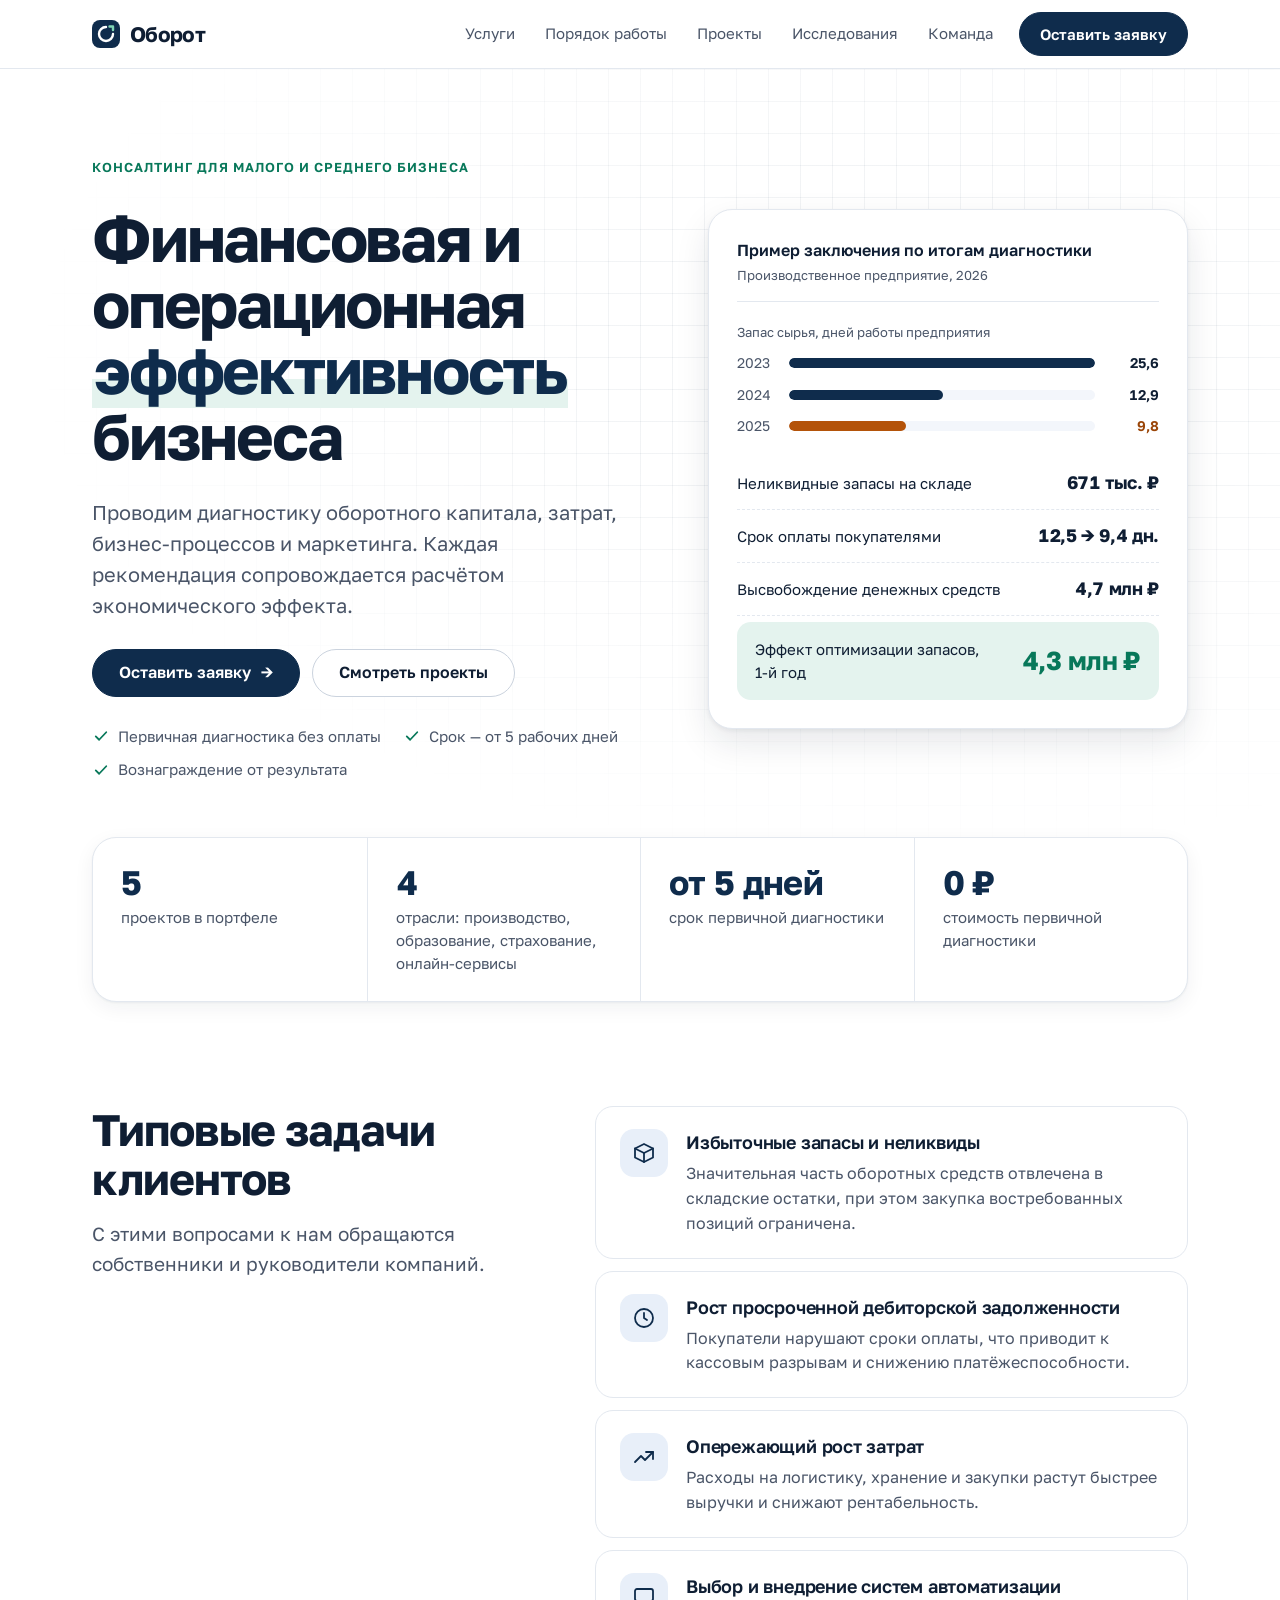
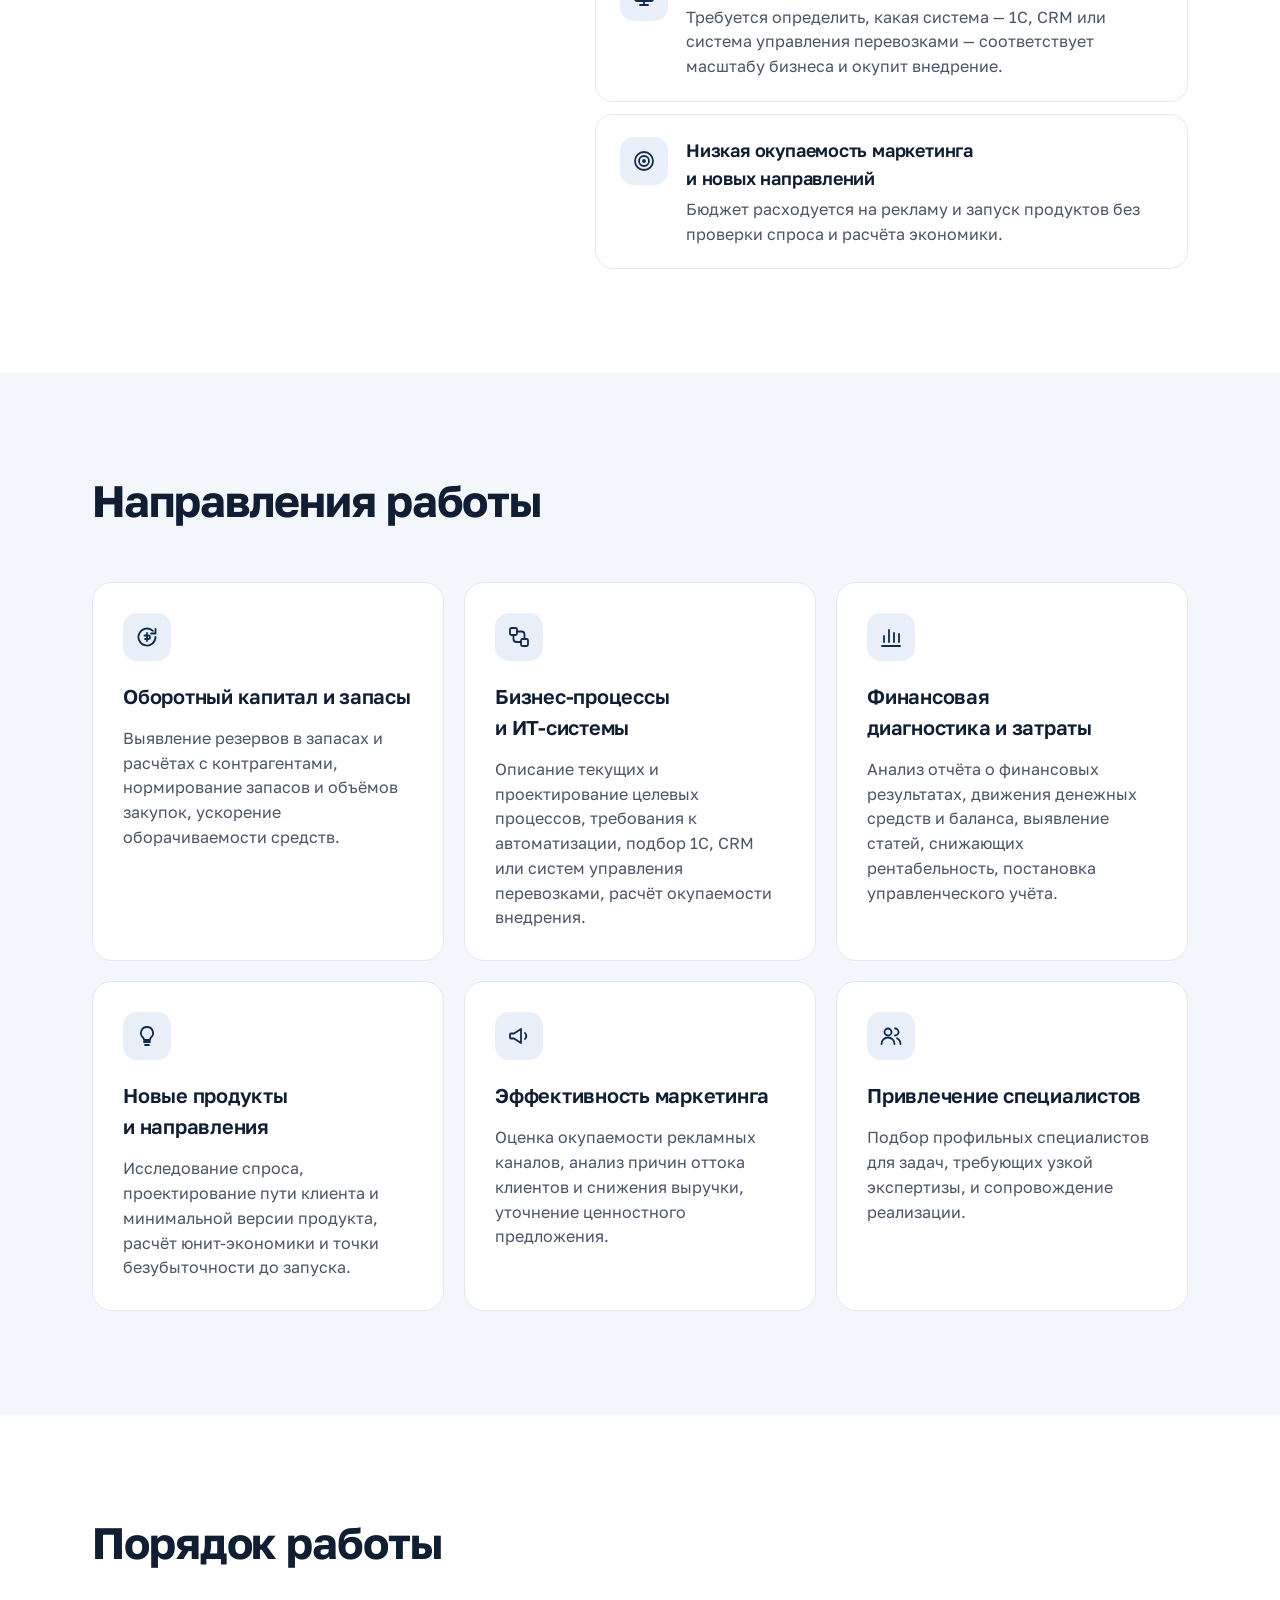
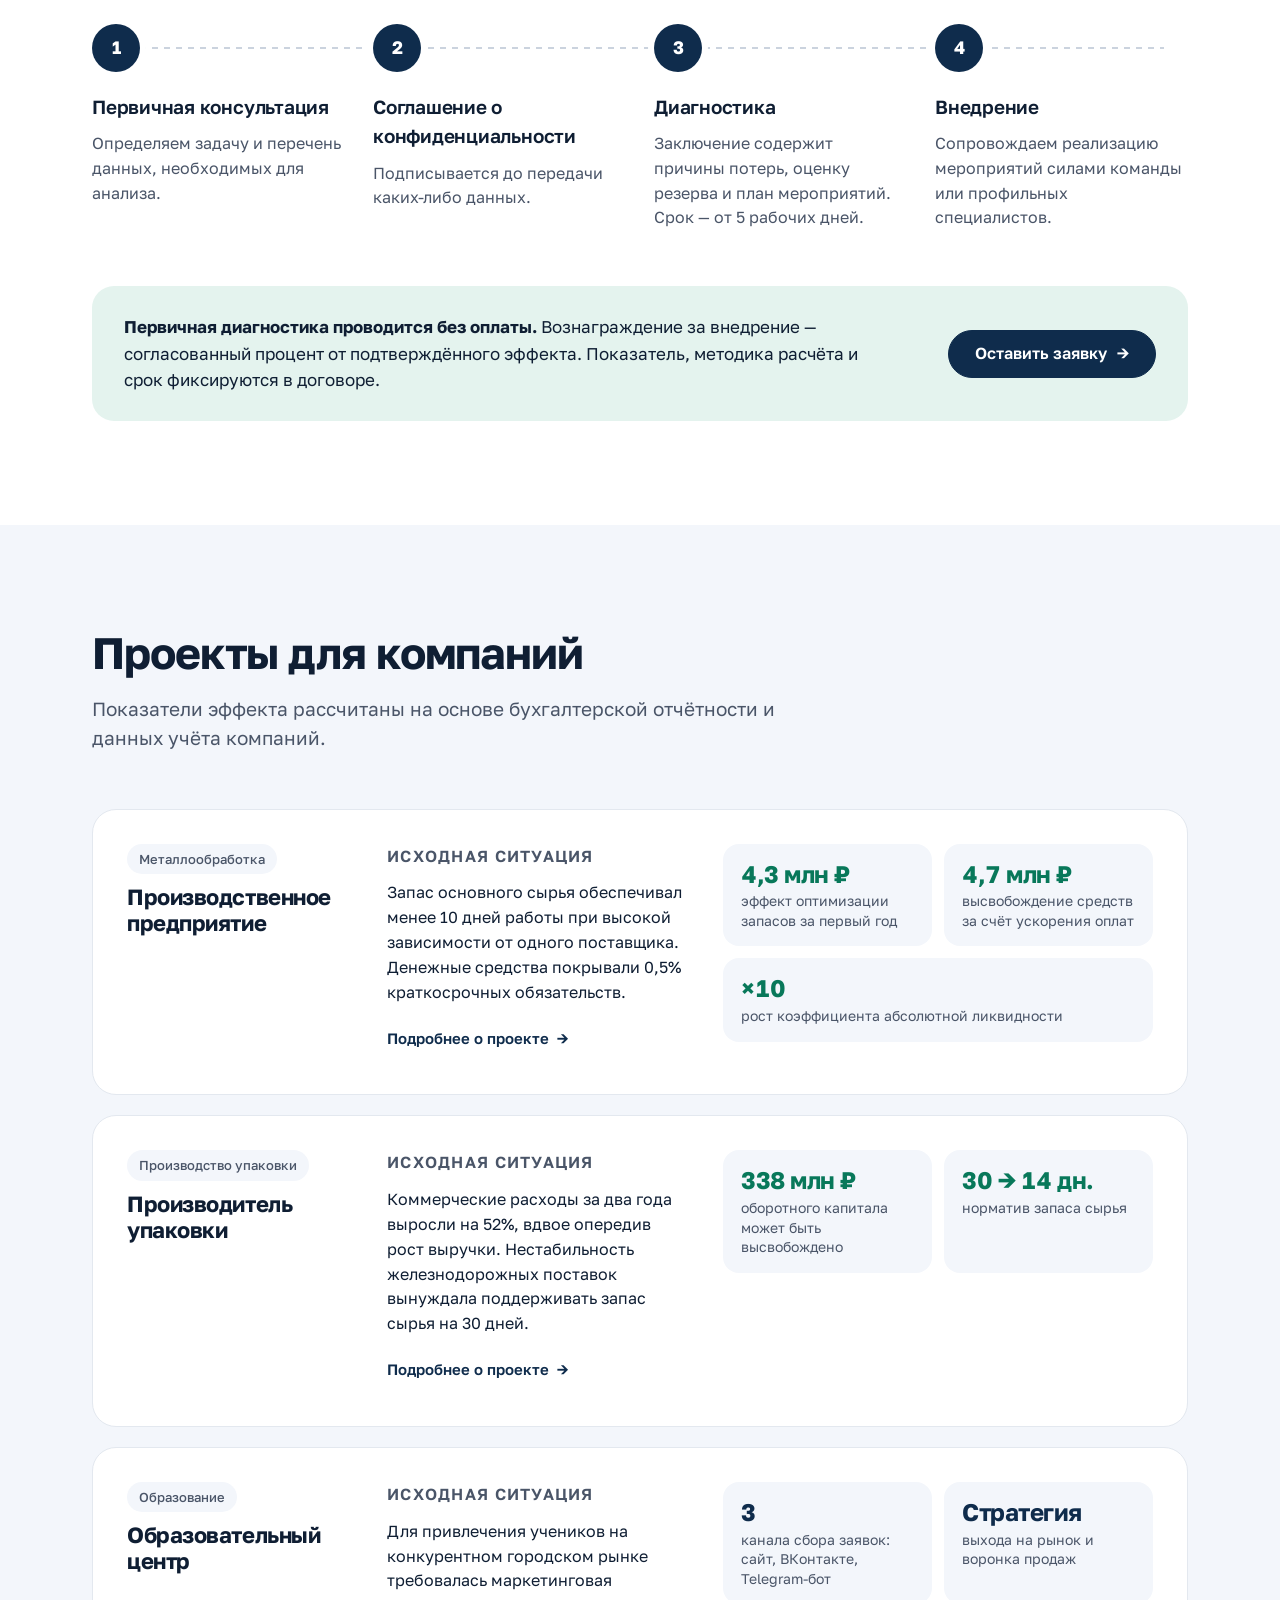
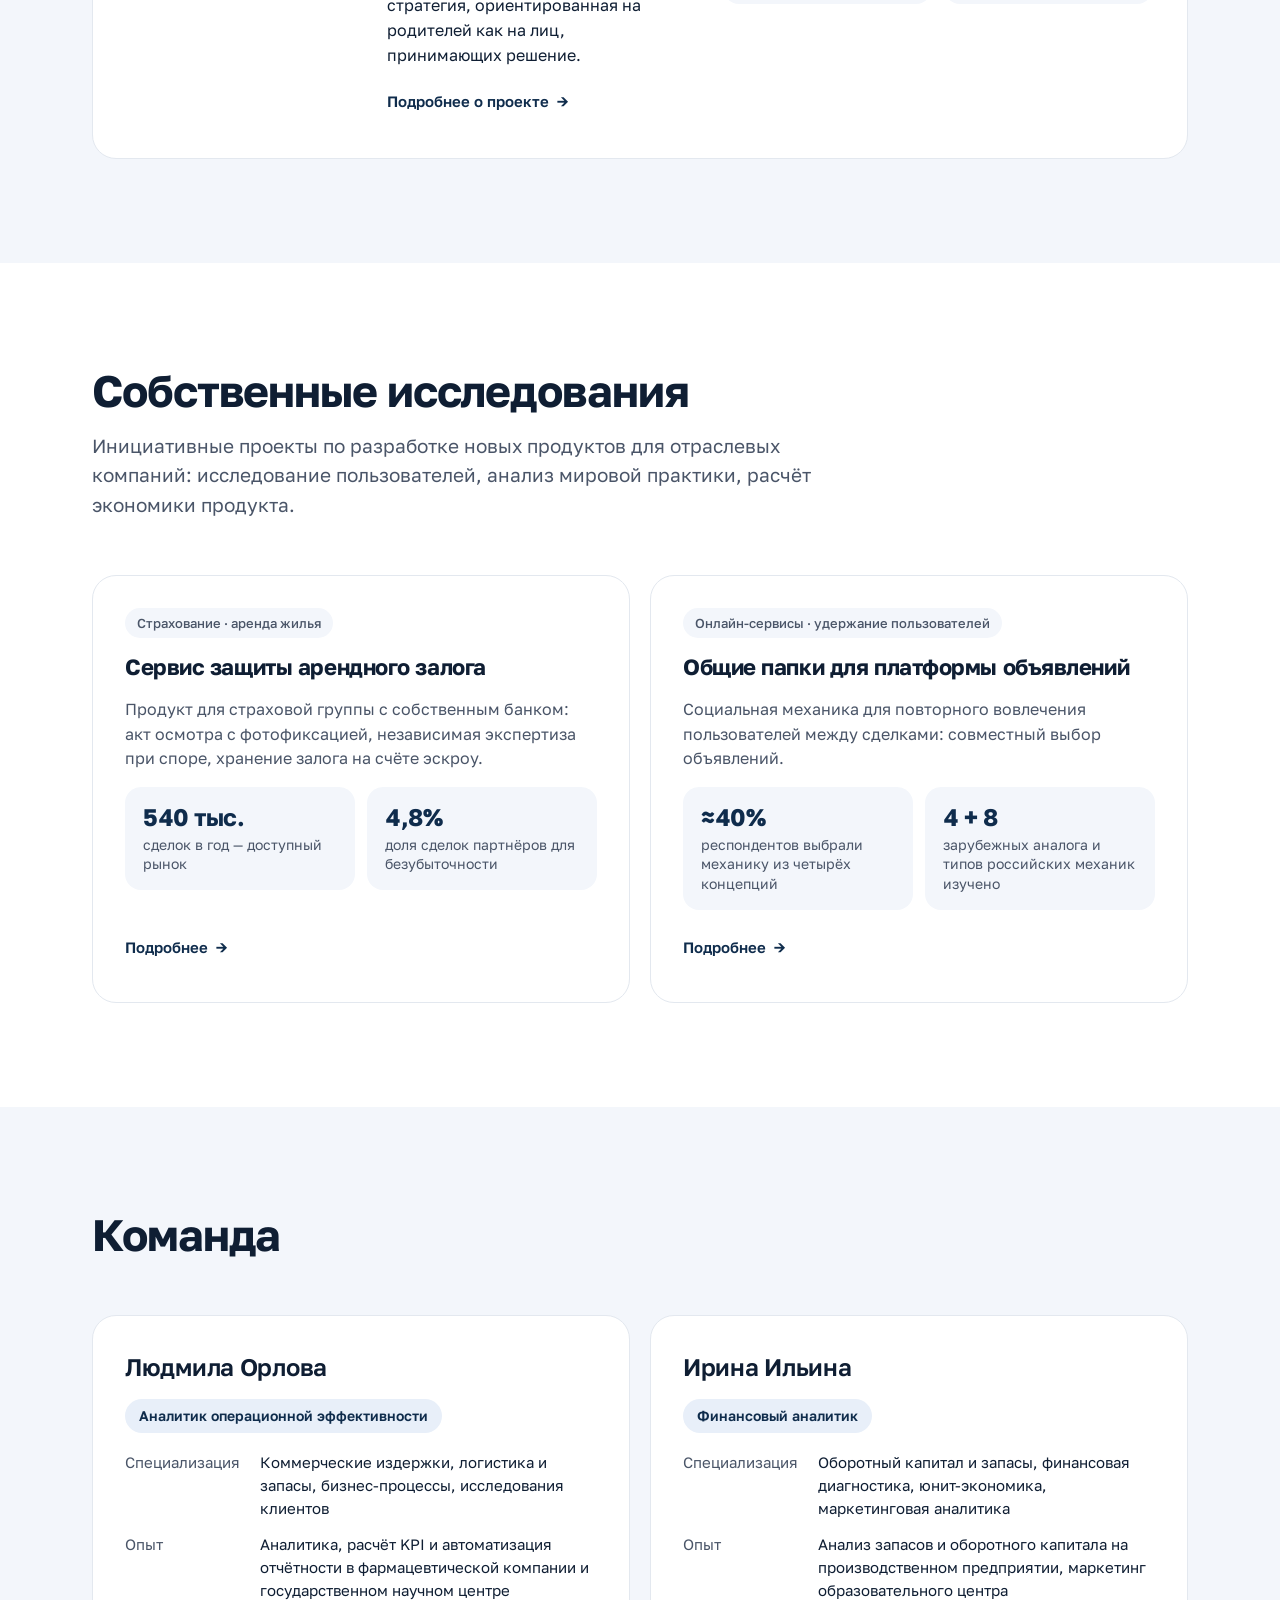
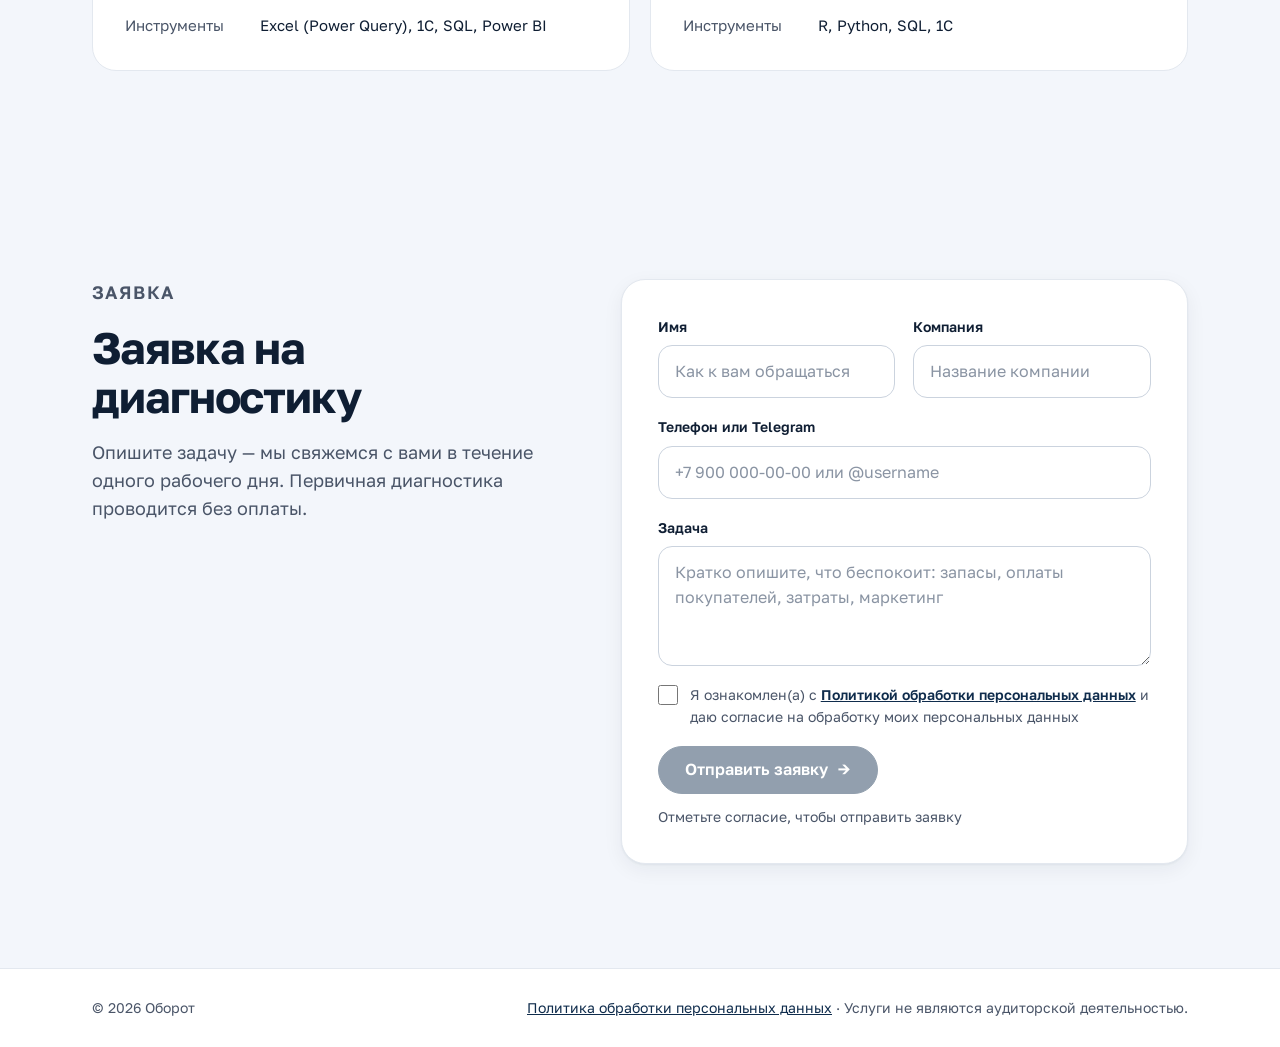
<file: index.html>
<!doctype html>
<html lang="ru">
<head>
<meta charset="utf-8">
<meta name="viewport" content="width=device-width, initial-scale=1, viewport-fit=cover">
<title>Оборот</title>
<meta name="description" content="Консалтинг в области финансовой и операционной эффективности для малого и среднего бизнеса: оборотный капитал, затраты, бизнес-процессы и маркетинг с расчётом экономического эффекта.">
<link rel="preconnect" href="https://fonts.googleapis.com">
<link rel="preconnect" href="https://fonts.gstatic.com" crossorigin>
<link rel="stylesheet" href="https://fonts.googleapis.com/css2?family=Golos+Text:wght@400;500;600;700&display=swap">
<link rel="stylesheet" href="assets/site.css">

</head>
<body>
<header class="site-head">
  <div class="wrap">
    <a class="logo" href="./">
      <svg width="28" height="28" viewBox="0 0 28 28" fill="none" aria-hidden="true"><rect width="28" height="28" rx="8" fill="#0F2C4C"></rect><path d="M14 7a7 7 0 1 0 7 7" stroke="#FFFFFF" stroke-width="2.4" stroke-linecap="round"></path><path d="M17.5 6.5H21v3.5" stroke="#7FD4B4" stroke-width="2.4" stroke-linecap="round" stroke-linejoin="round"></path></svg>
      Оборот
    </a>
    <nav class="nav" aria-label="Разделы сайта">
      <a href="#services">Услуги</a>
      <a href="#approach">Порядок работы</a>
      <a href="#projects">Проекты</a>
      <a href="#research">Исследования</a>
      <a href="#team">Команда</a>
      <a class="btn" href="#contact">Оставить заявку</a>
    </nav>
  </div>
</header>

<main>
  <section class="hero">
    <div class="wrap hero-grid">
      <div class="hero-text">
        <p class="eyebrow">Консалтинг для малого и среднего бизнеса</p>
        <h1>Финансовая и операционная <span class="hl">эффективность</span> бизнеса</h1>
        <p class="lead">Проводим диагностику оборотного капитала, затрат, бизнес-процессов и маркетинга. Каждая рекомендация сопровождается расчётом экономического эффекта.</p>
        <div class="hero-actions">
          <a class="btn" href="#contact">Оставить заявку <span class="arr" aria-hidden="true">→</span></a>
          <a class="btn btn-ghost" href="#projects">Смотреть проекты</a>
        </div>
        <ul class="hero-points">
          <li><svg width="18" height="18" viewBox="0 0 24 24" fill="none" stroke="currentColor" stroke-width="2.4" stroke-linecap="round" stroke-linejoin="round" aria-hidden="true"><path d="M5 12.5l4.5 4.5L19 7"></path></svg>Первичная диагностика без оплаты</li>
          <li><svg width="18" height="18" viewBox="0 0 24 24" fill="none" stroke="currentColor" stroke-width="2.4" stroke-linecap="round" stroke-linejoin="round" aria-hidden="true"><path d="M5 12.5l4.5 4.5L19 7"></path></svg>Срок — от 5 рабочих дней</li>
          <li><svg width="18" height="18" viewBox="0 0 24 24" fill="none" stroke="currentColor" stroke-width="2.4" stroke-linecap="round" stroke-linejoin="round" aria-hidden="true"><path d="M5 12.5l4.5 4.5L19 7"></path></svg>Вознаграждение от результата</li>
        </ul>
      </div>

      <aside class="ledger" aria-label="Пример заключения по итогам диагностики">
        <div class="ledger-head">
          <strong>Пример заключения по итогам диагностики</strong>
          <span>Производственное предприятие, 2026</span>
        </div>
        <div class="chart" role="img" aria-label="Запас сырья в днях работы: 2023 год — 25,6; 2024 год — 12,9; 2025 год — 9,8">
          <p class="chart-title">Запас сырья, дней работы предприятия</p>
          <div class="bar-row"><span class="yr">2023</span><span class="bar"><i style="width: 100%"></i></span><span class="val">25,6</span></div>
          <div class="bar-row"><span class="yr">2024</span><span class="bar"><i style="width: 50.4%"></i></span><span class="val">12,9</span></div>
          <div class="bar-row warn"><span class="yr">2025</span><span class="bar"><i style="width: 38.3%"></i></span><span class="val">9,8</span></div>
        </div>
        <div class="ledger-rows">
          <div class="ledger-row"><span>Неликвидные запасы на складе</span><span class="num">671 тыс. ₽</span></div>
          <div class="ledger-row"><span>Срок оплаты покупателями</span><span class="num">12,5 → 9,4 дн.</span></div>
          <div class="ledger-row"><span>Высвобождение денежных средств</span><span class="num">4,7 млн ₽</span></div>
          <div class="ledger-row total"><span>Эффект оптимизации запасов, <span class="nobr">1‑й</span>&nbsp;год</span><span class="num">4,3 млн ₽</span></div>
        </div>
      </aside>
    </div>
  </section>

  <div class="stats">
    <div class="wrap">
      <div class="stats-grid">
        <div class="stat"><span class="num">5</span><span>проектов в портфеле</span></div>
        <div class="stat"><span class="num">4</span><span>отрасли: производство, образование, страхование, онлайн-сервисы</span></div>
        <div class="stat"><span class="num">от 5 дней</span><span>срок первичной диагностики</span></div>
        <div class="stat"><span class="num">0 ₽</span><span>стоимость первичной диагностики</span></div>
      </div>
    </div>
  </div>

  <section class="section" id="problems">
    <div class="wrap split">
      <div class="section-head">
        <h2 class="h2">Типовые задачи клиентов</h2>
        <p class="lead">С этими вопросами к нам обращаются собственники и руководители компаний.</p>
      </div>
      <ul class="problems">
        <li class="problem">
          <span class="icon"><svg viewBox="0 0 24 24" fill="none" stroke="currentColor" stroke-width="1.8" stroke-linecap="round" stroke-linejoin="round" aria-hidden="true"><path d="M3 7.5l9-4.5 9 4.5-9 4.5-9-4.5z"></path><path d="M3 7.5v9l9 4.5 9-4.5v-9"></path><path d="M12 12v9"></path></svg></span>
          <div class="problem-body">
            <h3>Избыточные запасы и неликвиды</h3>
            <p>Значительная часть оборотных средств отвлечена в складские остатки, при этом закупка востребованных позиций ограничена.</p>
          </div>
        </li>
        <li class="problem">
          <span class="icon"><svg viewBox="0 0 24 24" fill="none" stroke="currentColor" stroke-width="1.8" stroke-linecap="round" stroke-linejoin="round" aria-hidden="true"><circle cx="12" cy="12" r="9"></circle><path d="M12 7v5l3 2"></path></svg></span>
          <div class="problem-body">
            <h3>Рост просроченной дебиторской задолженности</h3>
            <p>Покупатели нарушают сроки оплаты, что приводит к кассовым разрывам и снижению платёжеспособности.</p>
          </div>
        </li>
        <li class="problem">
          <span class="icon"><svg viewBox="0 0 24 24" fill="none" stroke="currentColor" stroke-width="1.8" stroke-linecap="round" stroke-linejoin="round" aria-hidden="true"><path d="M3 17l6-6 4 4 8-8"></path><path d="M14 7h7v7"></path></svg></span>
          <div class="problem-body">
            <h3>Опережающий рост затрат</h3>
            <p>Расходы на логистику, хранение и закупки растут быстрее выручки и снижают рентабельность.</p>
          </div>
        </li>
        <li class="problem">
          <span class="icon"><svg viewBox="0 0 24 24" fill="none" stroke="currentColor" stroke-width="1.8" stroke-linecap="round" stroke-linejoin="round" aria-hidden="true"><rect x="3" y="4" width="18" height="12" rx="2"></rect><path d="M8 20h8M12 16v4"></path></svg></span>
          <div class="problem-body">
            <h3>Выбор и внедрение систем автоматизации</h3>
            <p>Требуется определить, какая система — 1С, CRM или система управления перевозками — соответствует масштабу бизнеса и окупит внедрение.</p>
          </div>
        </li>
        <li class="problem">
          <span class="icon"><svg viewBox="0 0 24 24" fill="none" stroke="currentColor" stroke-width="1.8" stroke-linecap="round" stroke-linejoin="round" aria-hidden="true"><circle cx="12" cy="12" r="9"></circle><circle cx="12" cy="12" r="5"></circle><circle cx="12" cy="12" r="1"></circle></svg></span>
          <div class="problem-body">
            <h3>Низкая окупаемость маркетинга и новых направлений</h3>
            <p>Бюджет расходуется на рекламу и запуск продуктов без проверки спроса и расчёта экономики.</p>
          </div>
        </li>
      </ul>
    </div>
  </section>

  <section class="section tint" id="services">
    <div class="wrap">
      <div class="section-head">
        <h2 class="h2">Направления работы</h2>
      </div>
      <div class="svc-grid">
        <div class="svc">
          <span class="icon"><svg viewBox="0 0 24 24" fill="none" stroke="currentColor" stroke-width="1.8" stroke-linecap="round" stroke-linejoin="round" aria-hidden="true"><path d="M20.5 12a8.5 8.5 0 1 1-2.6-6.1"></path><path d="M20.5 4v4.5H16"></path><path d="M12 8v8M9.5 10.5h3.75a1.75 1.75 0 0 1 0 3.5H10"></path></svg></span>
          <h3>Оборотный капитал и запасы</h3>
          <p>Выявление резервов в запасах и расчётах с контрагентами, нормирование запасов и объёмов закупок, ускорение оборачиваемости средств.</p>
        </div>
        <div class="svc">
          <span class="icon"><svg viewBox="0 0 24 24" fill="none" stroke="currentColor" stroke-width="1.8" stroke-linecap="round" stroke-linejoin="round" aria-hidden="true"><rect x="3" y="3" width="7" height="7" rx="1.5"></rect><rect x="14" y="14" width="7" height="7" rx="1.5"></rect><path d="M6.5 10v4a3 3 0 0 0 3 3H14"></path><path d="M17.5 14V9.5a3 3 0 0 0-3-3H10"></path></svg></span>
          <h3>Бизнес-процессы и ИТ-системы</h3>
          <p>Описание текущих и проектирование целевых процессов, требования к автоматизации, подбор 1С, CRM или систем управления перевозками, расчёт окупаемости внедрения.</p>
        </div>
        <div class="svc">
          <span class="icon"><svg viewBox="0 0 24 24" fill="none" stroke="currentColor" stroke-width="1.8" stroke-linecap="round" stroke-linejoin="round" aria-hidden="true"><path d="M3 21h18"></path><path d="M6 17v-6M11 17V5M16 17v-9M21 17V9" transform="translate(-1 0)"></path></svg></span>
          <h3>Финансовая диагностика и затраты</h3>
          <p>Анализ отчёта о финансовых результатах, движения денежных средств и баланса, выявление статей, снижающих рентабельность, постановка управленческого учёта.</p>
        </div>
        <div class="svc">
          <span class="icon"><svg viewBox="0 0 24 24" fill="none" stroke="currentColor" stroke-width="1.8" stroke-linecap="round" stroke-linejoin="round" aria-hidden="true"><path d="M9 18h6M10 21h4"></path><path d="M12 3a6 6 0 0 0-4 10.5c.7.7 1 1.5 1 2.5h6c0-1 .3-1.8 1-2.5A6 6 0 0 0 12 3z"></path></svg></span>
          <h3>Новые продукты и направления</h3>
          <p>Исследование спроса, проектирование пути клиента и минимальной версии продукта, расчёт юнит-экономики и точки безубыточности до запуска.</p>
        </div>
        <div class="svc">
          <span class="icon"><svg viewBox="0 0 24 24" fill="none" stroke="currentColor" stroke-width="1.8" stroke-linecap="round" stroke-linejoin="round" aria-hidden="true"><path d="M3 10.5v3a1 1 0 0 0 1 1h3l7 4.5v-14L7 9.5H4a1 1 0 0 0-1 1z"></path><path d="M18 9a4.5 4.5 0 0 1 0 6"></path></svg></span>
          <h3>Эффективность маркетинга</h3>
          <p>Оценка окупаемости рекламных каналов, анализ причин оттока клиентов и снижения выручки, уточнение ценностного предложения.</p>
        </div>
        <div class="svc">
          <span class="icon"><svg viewBox="0 0 24 24" fill="none" stroke="currentColor" stroke-width="1.8" stroke-linecap="round" stroke-linejoin="round" aria-hidden="true"><circle cx="9" cy="8" r="3.5"></circle><path d="M2.5 20a6.5 6.5 0 0 1 13 0"></path><path d="M16 4.5a3.5 3.5 0 0 1 0 7"></path><path d="M18 14.2a6.5 6.5 0 0 1 3.5 5.8"></path></svg></span>
          <h3>Привлечение специалистов</h3>
          <p>Подбор профильных специалистов для задач, требующих узкой экспертизы, и сопровождение реализации.</p>
        </div>
      </div>
    </div>
  </section>

  <section class="section" id="approach">
    <div class="wrap">
      <div class="section-head">
        <h2 class="h2">Порядок работы</h2>
      </div>
      <ol class="steps">
        <li class="step">
          <h3>Первичная консультация</h3>
          <p>Определяем задачу и перечень данных, необходимых для анализа.</p>
        </li>
        <li class="step">
          <h3>Соглашение о конфиденциальности</h3>
          <p>Подписывается до передачи каких-либо данных.</p>
        </li>
        <li class="step">
          <h3>Диагностика</h3>
          <p>Заключение содержит причины потерь, оценку резерва и план мероприятий. Срок — от 5 рабочих дней.</p>
        </li>
        <li class="step">
          <h3>Внедрение</h3>
          <p>Сопровождаем реализацию мероприятий силами команды или профильных специалистов.</p>
        </li>
      </ol>
      <div class="offer">
        <p><strong>Первичная диагностика проводится без оплаты.</strong> Вознаграждение за внедрение — согласованный процент от подтверждённого эффекта. Показатель, методика расчёта и срок фиксируются в договоре.</p>
        <a class="btn" href="#contact">Оставить заявку <span class="arr" aria-hidden="true">→</span></a>
      </div>
    </div>
  </section>

  <section class="section tint" id="projects">
    <div class="wrap">
      <div class="section-head">
        <h2 class="h2">Проекты для компаний</h2>
        <p class="lead">Показатели эффекта рассчитаны на основе бухгалтерской отчётности и данных учёта компаний.</p>
      </div>

      <div class="projects">
        <article class="project">
          <div class="project-id">
            <span class="tag">Металлообработка</span>
            <h3 class="project-name">Производственное предприятие</h3>
          </div>
          <div class="project-problem">
            <p class="label">Исходная ситуация</p>
            <p>Запас основного сырья обеспечивал менее 10 дней работы при высокой зависимости от одного поставщика. Денежные средства покрывали 0,5% краткосрочных обязательств.</p>
            <a class="more" href="manufacturing.html">Подробнее о проекте <span aria-hidden="true">→</span></a>
          </div>
          <div class="figs">
            <div class="fig"><span class="num">4,3 млн ₽</span><span class="lbl">эффект оптимизации запасов за первый год</span></div>
            <div class="fig"><span class="num">4,7 млн ₽</span><span class="lbl">высвобождение средств за счёт ускорения оплат</span></div>
            <div class="fig wide"><span class="num">×10</span><span class="lbl">рост коэффициента абсолютной ликвидности</span></div>
          </div>
        </article>

        <article class="project">
          <div class="project-id">
            <span class="tag">Производство упаковки</span>
            <h3 class="project-name">Производитель упаковки</h3>
          </div>
          <div class="project-problem">
            <p class="label">Исходная ситуация</p>
            <p>Коммерческие расходы за два года выросли на 52%, вдвое опередив рост выручки. Нестабильность железнодорожных поставок вынуждала поддерживать запас сырья на 30 дней.</p>
            <a class="more" href="packaging.html">Подробнее о проекте <span aria-hidden="true">→</span></a>
          </div>
          <div class="figs">
            <div class="fig"><span class="num">338 млн ₽</span><span class="lbl">оборотного капитала может быть высвобождено</span></div>
            <div class="fig"><span class="num">30 → 14 дн.</span><span class="lbl">норматив запаса сырья</span></div>
          </div>
        </article>

        <article class="project">
          <div class="project-id">
            <span class="tag">Образование</span>
            <h3 class="project-name">Образовательный центр</h3>
          </div>
          <div class="project-problem">
            <p class="label">Исходная ситуация</p>
            <p>Для привлечения учеников на конкурентном городском рынке требовалась маркетинговая стратегия, ориентированная на родителей как на лиц, принимающих решение.</p>
            <a class="more" href="education.html">Подробнее о проекте <span aria-hidden="true">→</span></a>
          </div>
          <div class="figs">
            <div class="fig neutral"><span class="num">3</span><span class="lbl">канала сбора заявок: сайт, ВКонтакте, Telegram-бот</span></div>
            <div class="fig neutral"><span class="num">Стратегия</span><span class="lbl">выхода на рынок и воронка продаж</span></div>
          </div>
        </article>
      </div>
    </div>
  </section>

  <section class="section" id="research">
    <div class="wrap">
      <div class="section-head">
        <h2 class="h2">Собственные исследования</h2>
        <p class="lead">Инициативные проекты по разработке новых продуктов для отраслевых компаний: исследование пользователей, анализ мировой практики, расчёт экономики продукта.</p>
      </div>
      <div class="rcards">
        <article class="rcard">
          <span class="tag" style="align-self: flex-start">Страхование · аренда жилья</span>
          <h3 class="project-name">Сервис защиты арендного залога</h3>
          <p class="desc">Продукт для страховой группы с собственным банком: акт осмотра с фотофиксацией, независимая экспертиза при споре, хранение залога на счёте эскроу.</p>
          <div class="figs">
            <div class="fig neutral"><span class="num">540 тыс.</span><span class="lbl">сделок в год — доступный рынок</span></div>
            <div class="fig neutral"><span class="num">4,8%</span><span class="lbl">доля сделок партнёров для безубыточности</span></div>
          </div>
          <a class="more" href="rent-deposit.html">Подробнее <span aria-hidden="true">→</span></a>
        </article>
        <article class="rcard">
          <span class="tag" style="align-self: flex-start">Онлайн-сервисы · удержание пользователей</span>
          <h3 class="project-name">Общие папки для платформы объявлений</h3>
          <p class="desc">Социальная механика для повторного вовлечения пользователей между сделками: совместный выбор объявлений.</p>
          <div class="figs">
            <div class="fig neutral"><span class="num">≈40%</span><span class="lbl">респондентов выбрали механику из четырёх концепций</span></div>
            <div class="fig neutral"><span class="num">4 + 8</span><span class="lbl">зарубежных аналога и типов российских механик изучено</span></div>
          </div>
          <a class="more" href="marketplace.html">Подробнее <span aria-hidden="true">→</span></a>
        </article>
      </div>
    </div>
  </section>

  <section class="section tint" id="team">
    <div class="wrap">
      <div class="section-head">
        <h2 class="h2">Команда</h2>
      </div>
      <div class="team">
        <div class="person">
          <h3>Людмила Орлова</h3>
          <p class="role">Аналитик операционной эффективности</p>
          <dl>
            <dt>Специализация</dt><dd>Коммерческие издержки, логистика и запасы, бизнес-процессы, исследования клиентов</dd>
            <dt>Опыт</dt><dd>Аналитика, расчёт KPI и автоматизация отчётности в фармацевтической компании и государственном научном центре</dd>
            <dt>Инструменты</dt><dd>Excel (Power Query), 1С, SQL, Power BI</dd>
          </dl>
        </div>
        <div class="person">
          <h3>Ирина Ильина</h3>
          <p class="role">Финансовый аналитик</p>
          <dl>
            <dt>Специализация</dt><dd>Оборотный капитал и запасы, финансовая диагностика, юнит-экономика, маркетинговая аналитика</dd>
            <dt>Опыт</dt><dd>Анализ запасов и оборотного капитала на производственном предприятии, маркетинг образовательного центра</dd>
            <dt>Инструменты</dt><dd>R, Python, SQL, 1С</dd>
          </dl>
        </div>
      </div>
    </div>
  </section>
</main>

<section class="contact" id="contact">
  <div class="wrap">
    <div class="contact-text">
      <p class="eyebrow">Заявка</p>
      <h2>Заявка на диагностику</h2>
      <p>Опишите задачу — мы свяжемся с вами в течение одного рабочего дня. Первичная диагностика проводится без оплаты.</p>
    </div>

    <form class="form-card" id="lead-form" novalidate>
      <div class="form-grid">
        <div class="field">
          <label for="f-name">Имя</label>
          <input id="f-name" name="name" type="text" autocomplete="name" required placeholder="Как к вам обращаться">
        </div>
        <div class="field">
          <label for="f-company">Компания</label>
          <input id="f-company" name="company" type="text" autocomplete="organization" placeholder="Название компании">
        </div>
        <div class="field full">
          <label for="f-contact">Телефон или Telegram</label>
          <input id="f-contact" name="contact" type="text" autocomplete="tel" required placeholder="+7 900 000-00-00 или @username">
        </div>
        <div class="field full">
          <label for="f-message">Задача</label>
          <textarea id="f-message" name="message" placeholder="Кратко опишите, что беспокоит: запасы, оплаты покупателей, затраты, маркетинг"></textarea>
        </div>
      </div>
      <div class="hp" aria-hidden="true"><label for="f-botcheck">Не заполняйте это поле</label><input id="f-botcheck" name="botcheck" type="checkbox" tabindex="-1"></div>
      <label class="consent" for="f-consent"><input id="f-consent" name="consent" type="checkbox" required> <span>Я ознакомлен(а) с <a href="privacy.html" target="_blank" rel="noopener">Политикой обработки персональных данных</a> и даю согласие на обработку моих персональных данных</span></label>
      <div class="form-actions">
        <button class="btn" type="submit" id="f-submit" disabled>Отправить заявку <span class="arr" aria-hidden="true">→</span></button>
        <span class="form-hint" id="f-hint">Отметьте согласие, чтобы отправить заявку</span>
      </div>
      <p class="form-status" id="f-status" role="status" aria-live="polite" hidden></p>
    </form>
  </div>
</section>

<footer class="site-foot">
  <div class="wrap">
    <span>© 2026 Оборот</span>
    <span><a href="privacy.html">Политика обработки персональных данных</a> · Услуги не являются аудиторской деятельностью.</span>
  </div>
</footer>

<script>
  /* Ключ доступа Web3Forms: получите его на web3forms.com и вставьте вместо текста в кавычках. */
  var FORM_ACCESS_KEY = "ec21d6a9-a1ce-438d-8a15-0a1802e61353";

  (function () {
    var form = document.getElementById("lead-form");
    var statusEl = document.getElementById("f-status");
    var submitBtn = document.getElementById("f-submit");
    var fallback = "Проверьте подключение к интернету и попробуйте ещё раз.";
    var consentBox = form.elements["consent"];
    var hint = document.getElementById("f-hint");
    function syncConsent() { submitBtn.disabled = !consentBox.checked; hint.hidden = consentBox.checked; }
    consentBox.addEventListener("change", syncConsent);
    syncConsent();

    function show(text, ok) {
      statusEl.textContent = text;
      statusEl.className = "form-status " + (ok ? "ok" : "bad");
      statusEl.hidden = false;
    }

    form.addEventListener("submit", function (e) {
      e.preventDefault();
      var el = form.elements;
      var name = el["name"].value.trim();
      var contact = el["contact"].value.trim();
      if (!name || !contact) { show("Укажите имя и телефон или Telegram, чтобы мы могли с вами связаться.", false); return; }
      if (!el["consent"].checked) { show("Отметьте согласие на обработку персональных данных.", false); return; }
      if (el["botcheck"].checked) { return; }

      submitBtn.disabled = true;
      submitBtn.firstChild.nodeValue = "Отправляем… ";
      fetch("https://api.web3forms.com/submit", {
        method: "POST",
        headers: { "Content-Type": "application/json", "Accept": "application/json" },
        body: JSON.stringify({
          access_key: FORM_ACCESS_KEY,
          subject: "Заявка на диагностику с сайта «Оборот»",
          from_name: "Сайт «Оборот»",
          name: name,
          company: el["company"].value.trim(),
          contact: contact,
          message: el["message"].value.trim()
        })
      })
        .then(function (r) { return r.json().catch(function () { return {}; }).then(function (d) { return { ok: r.ok && d.success !== false }; }); })
        .then(function (res) {
          if (res.ok) { form.reset(); show("Заявка отправлена. Мы свяжемся с вами в течение одного рабочего дня.", true); }
          else { show("Не удалось отправить заявку. " + fallback, false); }
        })
        .catch(function () { show("Не удалось отправить заявку. " + fallback, false); })
        .then(function () { submitBtn.firstChild.nodeValue = "Отправить заявку "; syncConsent(); });
    });
  })();
</script>
</body>
</html>
</file>
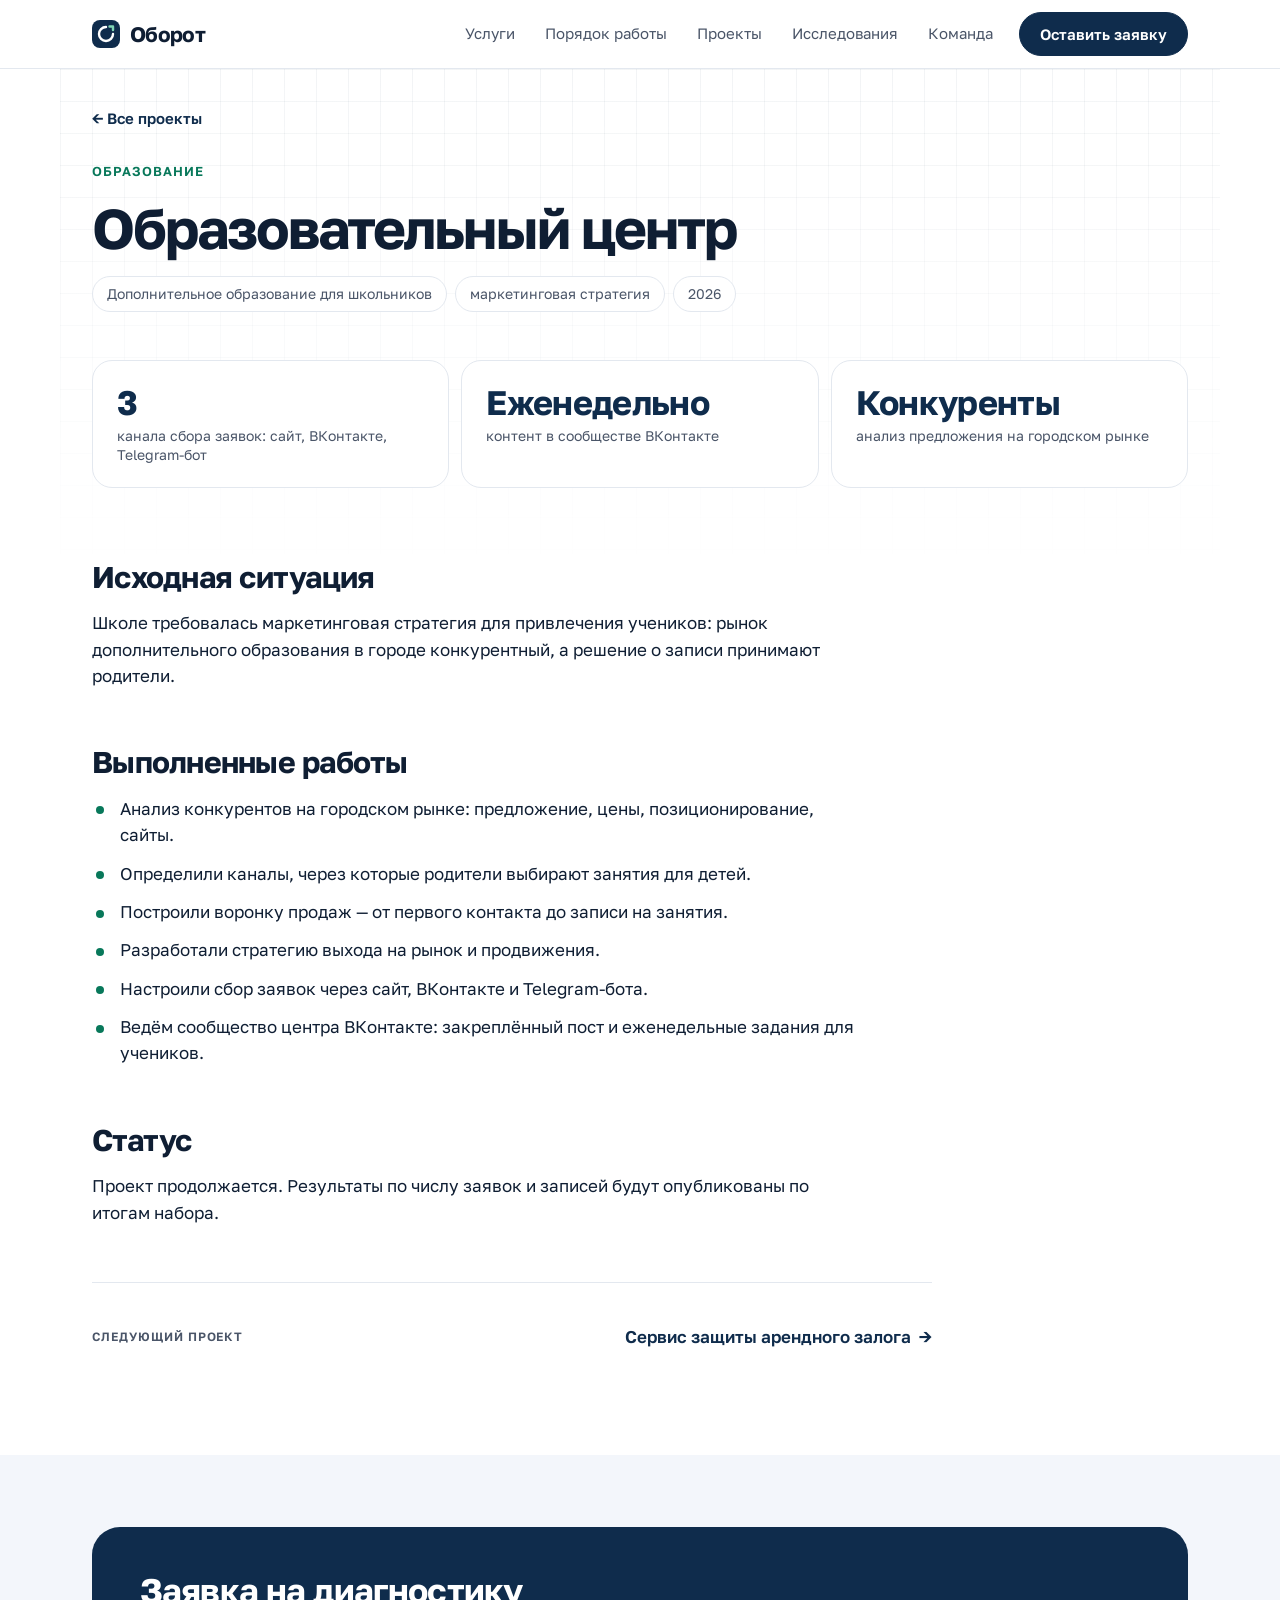
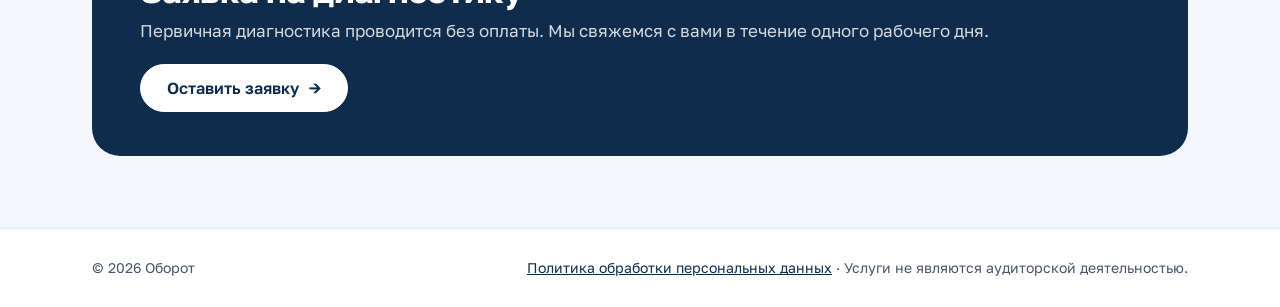
<file: education.html>
<!doctype html>
<html lang="ru">
<head>
<meta charset="utf-8">
<meta name="viewport" content="width=device-width, initial-scale=1, viewport-fit=cover">
<title>Образовательный центр — Оборот</title>
<link rel="preconnect" href="https://fonts.googleapis.com">
<link rel="preconnect" href="https://fonts.gstatic.com" crossorigin>
<link rel="stylesheet" href="https://fonts.googleapis.com/css2?family=Golos+Text:wght@400;500;600;700&display=swap">
<link rel="stylesheet" href="assets/site.css">
</head>
<body>
<header class="site-head">
  <div class="wrap">
    <a class="logo" href="./">
      <svg width="28" height="28" viewBox="0 0 28 28" fill="none" aria-hidden="true"><rect width="28" height="28" rx="8" fill="#0F2C4C"></rect><path d="M14 7a7 7 0 1 0 7 7" stroke="#FFFFFF" stroke-width="2.4" stroke-linecap="round"></path><path d="M17.5 6.5H21v3.5" stroke="#7FD4B4" stroke-width="2.4" stroke-linecap="round" stroke-linejoin="round"></path></svg>
      Оборот
    </a>
    <nav class="nav" aria-label="Разделы сайта">
      <a href="./#services">Услуги</a>
      <a href="./#approach">Порядок работы</a>
      <a href="./#projects">Проекты</a>
      <a href="./#research">Исследования</a>
      <a href="./#team">Команда</a>
      <a class="btn" href="./#contact">Оставить заявку</a>
    </nav>
  </div>
</header>

<main class="wrap case-top">
  <p class="crumbs"><a href="./#projects">← Все проекты</a></p>

  <section class="case-hero">
    <p class="eyebrow">Образование</p>
    <h1>Образовательный центр</h1>
    <div class="meta"><span>Дополнительное образование для школьников</span><span>маркетинговая стратегия</span><span>2026</span></div>
  </section>

  <div class="keyfigs">
    <div class="fig neutral"><span class="num">3</span><span class="lbl">канала сбора заявок: сайт, ВКонтакте, Telegram-бот</span></div>
    <div class="fig neutral"><span class="num">Еженедельно</span><span class="lbl">контент в сообществе ВКонтакте</span></div>
    <div class="fig neutral"><span class="num">Конкуренты</span><span class="lbl">анализ предложения на городском рынке</span></div>
  </div>

  <div class="case-body">
    <section class="block">
      <h2>Исходная ситуация</h2>
      <p>Школе требовалась маркетинговая стратегия для привлечения учеников: рынок дополнительного образования в городе конкурентный, а решение о записи принимают родители.</p>
    </section>

    <section class="block">
      <h2>Выполненные работы</h2>
      <ul class="list">
        <li>Анализ конкурентов на городском рынке: предложение, цены, позиционирование, сайты.</li>
        <li>Определили каналы, через которые родители выбирают занятия для детей.</li>
        <li>Построили воронку продаж — от первого контакта до записи на занятия.</li>
        <li>Разработали стратегию выхода на рынок и продвижения.</li>
        <li>Настроили сбор заявок через сайт, ВКонтакте и Telegram-бота.</li>
        <li>Ведём сообщество центра ВКонтакте: закреплённый пост и еженедельные задания для учеников.</li>
      </ul>
    </section>

    <section class="block">
      <h2>Статус</h2>
      <p>Проект продолжается. Результаты по числу заявок и записей будут опубликованы по итогам набора.</p>
    </section>

    <nav class="next" aria-label="Следующий проект">
      <span class="label">Следующий проект</span>
      <a class="more" href="rent-deposit.html">Сервис защиты арендного залога <span aria-hidden="true">→</span></a>
    </nav>
  </div>
</main>

<section class="cta" id="contact">
  <div class="wrap">
    <div class="cta-card">
      <div>
        <h2>Заявка на диагностику</h2>
        <p>Первичная диагностика проводится без оплаты. Мы свяжемся с вами в течение одного рабочего дня.</p>
      </div>
      <a class="btn" href="./#contact">Оставить заявку <span class="arr" aria-hidden="true">→</span></a>
    </div>
  </div>
</section>

<footer class="site-foot">
  <div class="wrap">
    <span>© 2026 Оборот</span>
    <span><a href="privacy.html">Политика обработки персональных данных</a> · Услуги не являются аудиторской деятельностью.</span>
  </div>
</footer>
<script>
  window.addEventListener("load", function () { if (!location.hash) window.scrollTo({ top: 0, left: 0, behavior: "instant" }); });
</script>
</body>
</html>
</file>
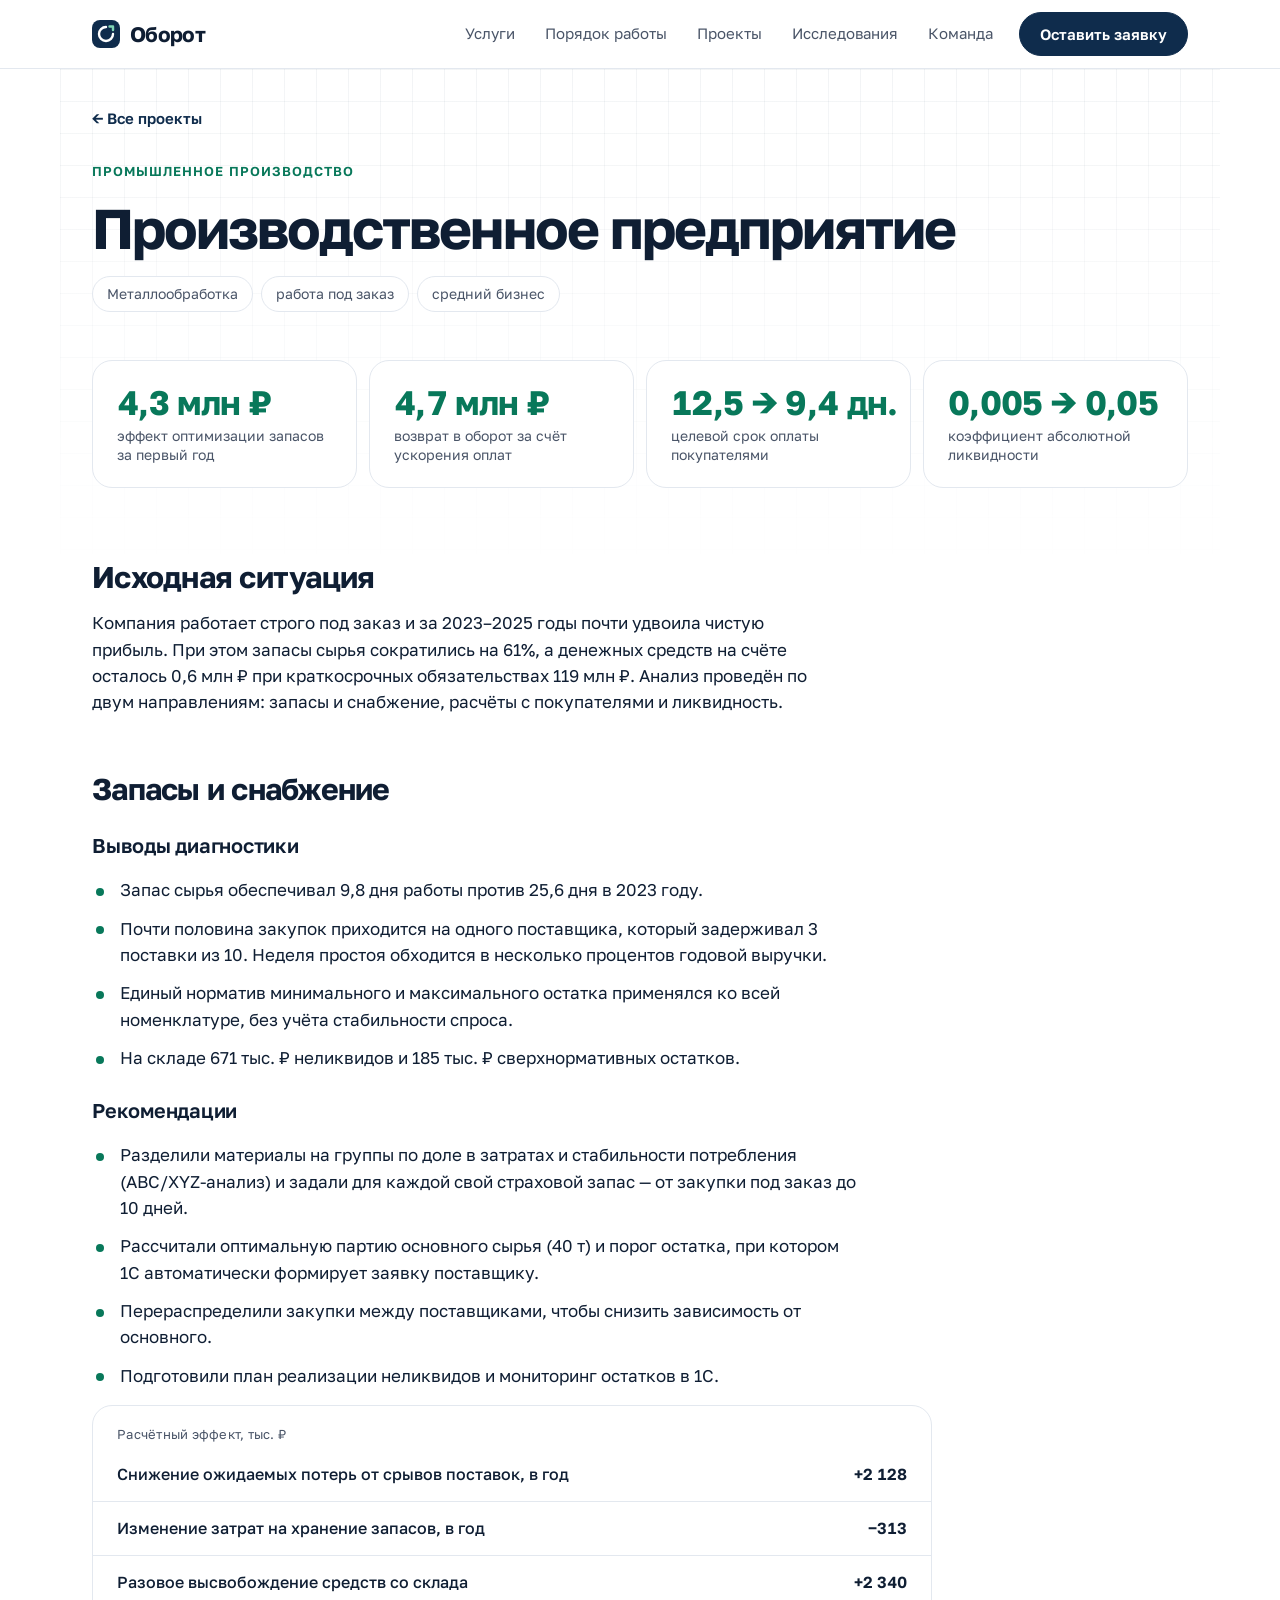
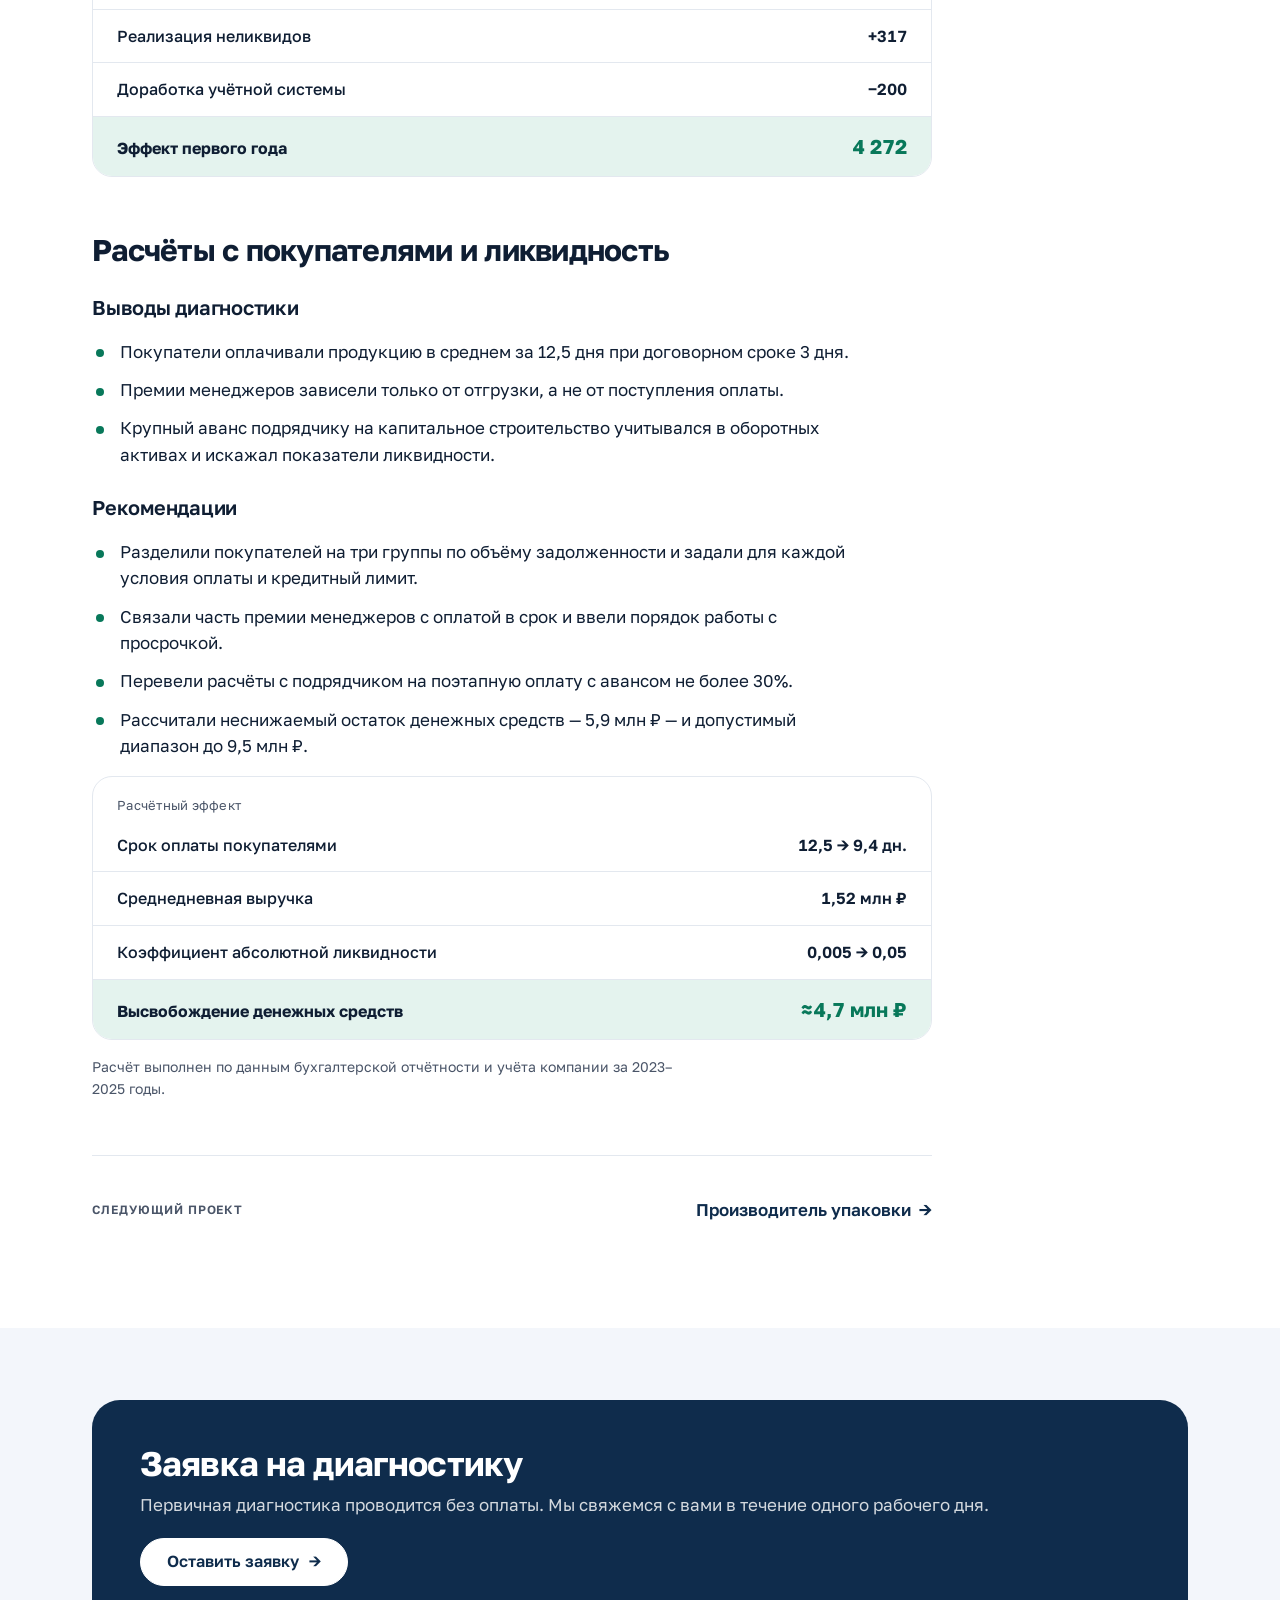
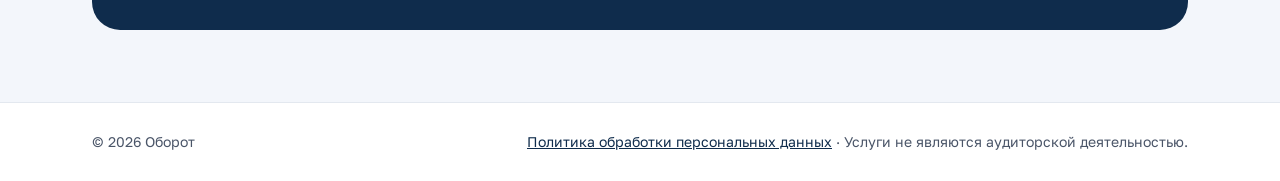
<file: manufacturing.html>
<!doctype html>
<html lang="ru">
<head>
<meta charset="utf-8">
<meta name="viewport" content="width=device-width, initial-scale=1, viewport-fit=cover">
<title>Производственное предприятие — Оборот</title>
<link rel="preconnect" href="https://fonts.googleapis.com">
<link rel="preconnect" href="https://fonts.gstatic.com" crossorigin>
<link rel="stylesheet" href="https://fonts.googleapis.com/css2?family=Golos+Text:wght@400;500;600;700&display=swap">
<link rel="stylesheet" href="assets/site.css">
</head>
<body>
<header class="site-head">
  <div class="wrap">
    <a class="logo" href="./">
      <svg width="28" height="28" viewBox="0 0 28 28" fill="none" aria-hidden="true"><rect width="28" height="28" rx="8" fill="#0F2C4C"></rect><path d="M14 7a7 7 0 1 0 7 7" stroke="#FFFFFF" stroke-width="2.4" stroke-linecap="round"></path><path d="M17.5 6.5H21v3.5" stroke="#7FD4B4" stroke-width="2.4" stroke-linecap="round" stroke-linejoin="round"></path></svg>
      Оборот
    </a>
    <nav class="nav" aria-label="Разделы сайта">
      <a href="./#services">Услуги</a>
      <a href="./#approach">Порядок работы</a>
      <a href="./#projects">Проекты</a>
      <a href="./#research">Исследования</a>
      <a href="./#team">Команда</a>
      <a class="btn" href="./#contact">Оставить заявку</a>
    </nav>
  </div>
</header>

<main class="wrap case-top">
  <p class="crumbs"><a href="./#projects">← Все проекты</a></p>

  <section class="case-hero">
    <p class="eyebrow">Промышленное производство</p>
    <h1>Производственное предприятие</h1>
    <div class="meta"><span>Металлообработка</span><span>работа под заказ</span><span>средний бизнес</span></div>
  </section>

  <div class="keyfigs">
    <div class="fig"><span class="num">4,3 млн ₽</span><span class="lbl">эффект оптимизации запасов за первый год</span></div>
    <div class="fig"><span class="num">4,7 млн ₽</span><span class="lbl">возврат в оборот за счёт ускорения оплат</span></div>
    <div class="fig"><span class="num">12,5 → 9,4 дн.</span><span class="lbl">целевой срок оплаты покупателями</span></div>
    <div class="fig"><span class="num">0,005 → 0,05</span><span class="lbl">коэффициент абсолютной ликвидности</span></div>
  </div>

  <div class="case-body">
    <section class="block">
      <h2>Исходная ситуация</h2>
      <p>Компания работает строго под заказ и за 2023–2025 годы почти удвоила чистую прибыль. При этом запасы сырья сократились на 61%, а денежных средств на счёте осталось 0,6 млн ₽ при краткосрочных обязательствах 119 млн ₽. Анализ проведён по двум направлениям: запасы и снабжение, расчёты с покупателями и ликвидность.</p>
    </section>

    <section class="block">
      <h2>Запасы и снабжение</h2>
      <h3>Выводы диагностики</h3>
      <ul class="list">
        <li>Запас сырья обеспечивал 9,8 дня работы против 25,6 дня в 2023 году.</li>
        <li>Почти половина закупок приходится на одного поставщика, который задерживал 3 поставки из 10. Неделя простоя обходится в несколько процентов годовой выручки.</li>
        <li>Единый норматив минимального и максимального остатка применялся ко всей номенклатуре, без учёта стабильности спроса.</li>
        <li>На складе 671 тыс. ₽ неликвидов и 185 тыс. ₽ сверхнормативных остатков.</li>
      </ul>
      <h3>Рекомендации</h3>
      <ul class="list">
        <li>Разделили материалы на группы по доле в затратах и стабильности потребления (ABC/XYZ-анализ) и задали для каждой свой страховой запас — от закупки под заказ до 10 дней.</li>
        <li>Рассчитали оптимальную партию основного сырья (40 т) и порог остатка, при котором 1С автоматически формирует заявку поставщику.</li>
        <li>Перераспределили закупки между поставщиками, чтобы снизить зависимость от основного.</li>
        <li>Подготовили план реализации неликвидов и мониторинг остатков в 1С.</li>
      </ul>
      <div class="table-box">
        <table class="calc">
          <caption>Расчётный эффект, тыс. ₽</caption>
          <tbody>
            <tr><th scope="row">Снижение ожидаемых потерь от срывов поставок, в год</th><td>+2 128</td></tr>
            <tr><th scope="row">Изменение затрат на хранение запасов, в год</th><td>−313</td></tr>
            <tr><th scope="row">Разовое высвобождение средств со склада</th><td>+2 340</td></tr>
            <tr><th scope="row">Реализация неликвидов</th><td>+317</td></tr>
            <tr><th scope="row">Доработка учётной системы</th><td>−200</td></tr>
          </tbody>
          <tfoot>
            <tr><th scope="row">Эффект первого года</th><td>4 272</td></tr>
          </tfoot>
        </table>
      </div>
    </section>

    <section class="block">
      <h2>Расчёты с покупателями и ликвидность</h2>
      <h3>Выводы диагностики</h3>
      <ul class="list">
        <li>Покупатели оплачивали продукцию в среднем за 12,5 дня при договорном сроке 3 дня.</li>
        <li>Премии менеджеров зависели только от отгрузки, а не от поступления оплаты.</li>
        <li>Крупный аванс подрядчику на капитальное строительство учитывался в оборотных активах и искажал показатели ликвидности.</li>
      </ul>
      <h3>Рекомендации</h3>
      <ul class="list">
        <li>Разделили покупателей на три группы по объёму задолженности и задали для каждой условия оплаты и кредитный лимит.</li>
        <li>Связали часть премии менеджеров с оплатой в срок и ввели порядок работы с просрочкой.</li>
        <li>Перевели расчёты с подрядчиком на поэтапную оплату с авансом не более 30%.</li>
        <li>Рассчитали неснижаемый остаток денежных средств — 5,9 млн ₽ — и допустимый диапазон до 9,5 млн ₽.</li>
      </ul>
      <div class="table-box">
        <table class="calc">
          <caption>Расчётный эффект</caption>
          <tbody>
            <tr><th scope="row">Срок оплаты покупателями</th><td>12,5 → 9,4 дн.</td></tr>
            <tr><th scope="row">Среднедневная выручка</th><td>1,52 млн ₽</td></tr>
            <tr><th scope="row">Коэффициент абсолютной ликвидности</th><td>0,005 → 0,05</td></tr>
          </tbody>
          <tfoot>
            <tr><th scope="row">Высвобождение денежных средств</th><td>≈4,7 млн ₽</td></tr>
          </tfoot>
        </table>
      </div>
      <p class="note">Расчёт выполнен по данным бухгалтерской отчётности и учёта компании за 2023–2025 годы.</p>
    </section>

    <nav class="next" aria-label="Следующий проект">
      <span class="label">Следующий проект</span>
      <a class="more" href="packaging.html">Производитель упаковки <span aria-hidden="true">→</span></a>
    </nav>
  </div>
</main>

<section class="cta" id="contact">
  <div class="wrap">
    <div class="cta-card">
      <div>
        <h2>Заявка на диагностику</h2>
        <p>Первичная диагностика проводится без оплаты. Мы свяжемся с вами в течение одного рабочего дня.</p>
      </div>
      <a class="btn" href="./#contact">Оставить заявку <span class="arr" aria-hidden="true">→</span></a>
    </div>
  </div>
</section>

<footer class="site-foot">
  <div class="wrap">
    <span>© 2026 Оборот</span>
    <span><a href="privacy.html">Политика обработки персональных данных</a> · Услуги не являются аудиторской деятельностью.</span>
  </div>
</footer>
<script>
  window.addEventListener("load", function () { if (!location.hash) window.scrollTo({ top: 0, left: 0, behavior: "instant" }); });
</script>
</body>
</html>
</file>
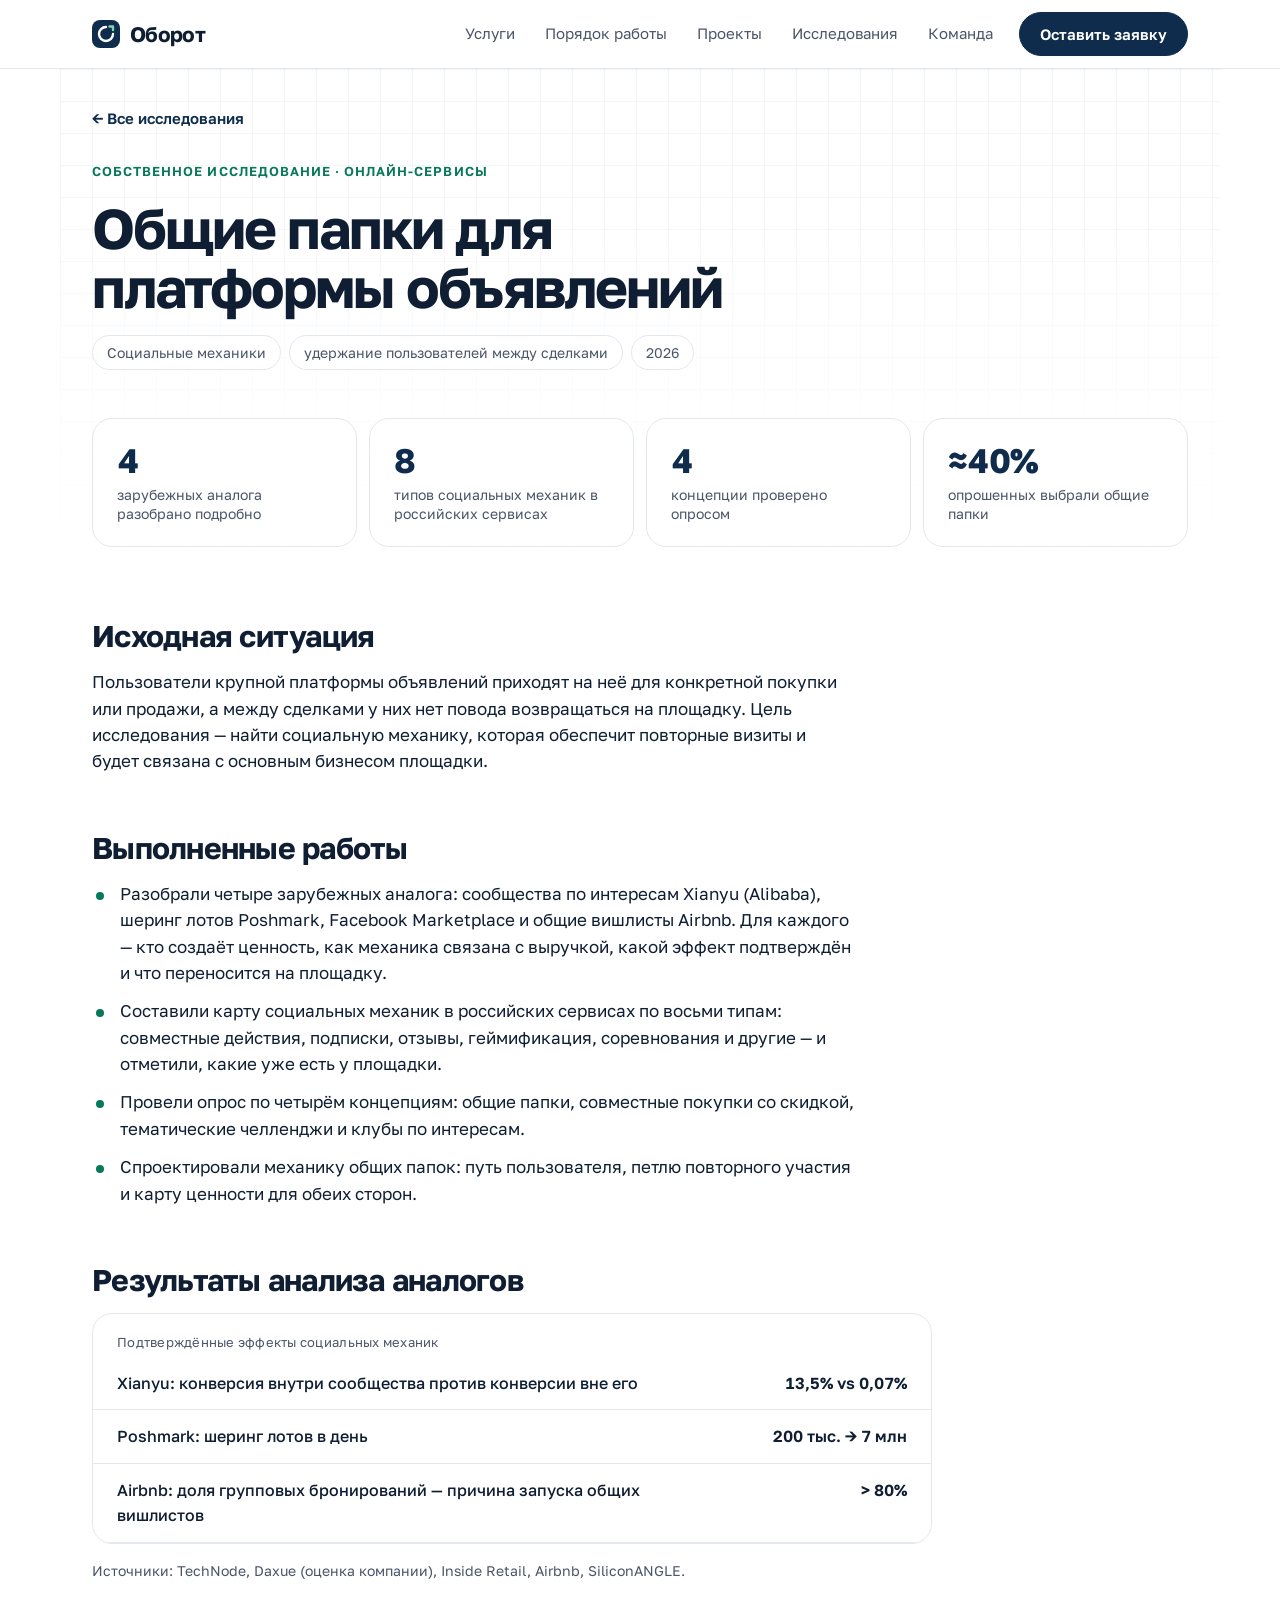
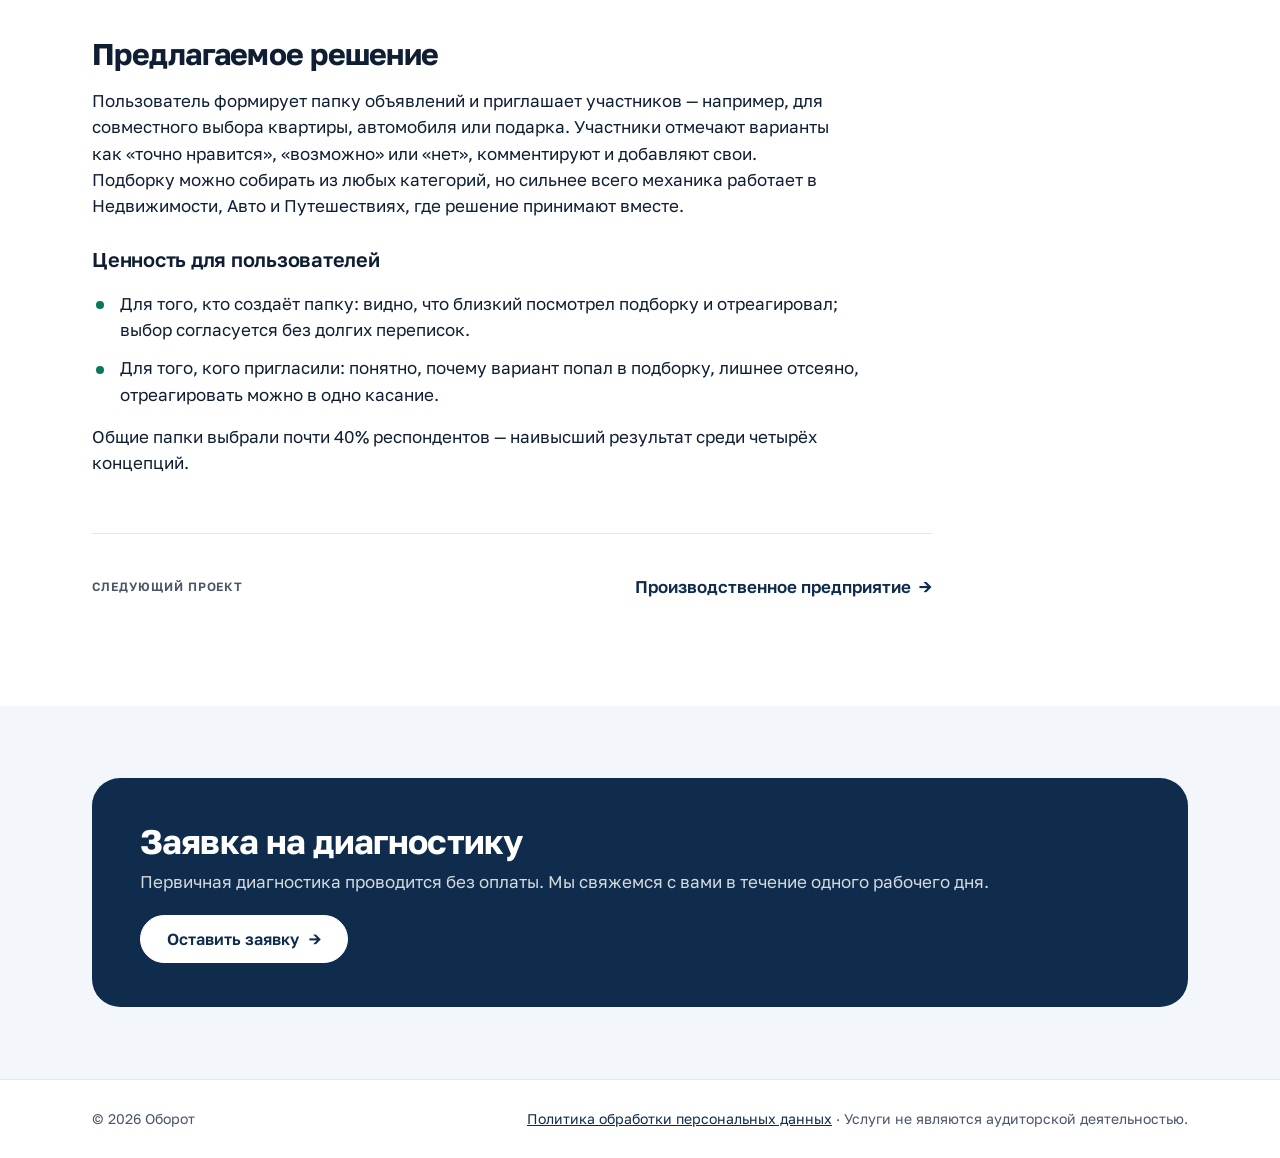
<file: marketplace.html>
<!doctype html>
<html lang="ru">
<head>
<meta charset="utf-8">
<meta name="viewport" content="width=device-width, initial-scale=1, viewport-fit=cover">
<title>Общие папки для платформы объявлений — Оборот</title>
<link rel="preconnect" href="https://fonts.googleapis.com">
<link rel="preconnect" href="https://fonts.gstatic.com" crossorigin>
<link rel="stylesheet" href="https://fonts.googleapis.com/css2?family=Golos+Text:wght@400;500;600;700&display=swap">
<link rel="stylesheet" href="assets/site.css">
</head>
<body>
<header class="site-head">
  <div class="wrap">
    <a class="logo" href="./">
      <svg width="28" height="28" viewBox="0 0 28 28" fill="none" aria-hidden="true"><rect width="28" height="28" rx="8" fill="#0F2C4C"></rect><path d="M14 7a7 7 0 1 0 7 7" stroke="#FFFFFF" stroke-width="2.4" stroke-linecap="round"></path><path d="M17.5 6.5H21v3.5" stroke="#7FD4B4" stroke-width="2.4" stroke-linecap="round" stroke-linejoin="round"></path></svg>
      Оборот
    </a>
    <nav class="nav" aria-label="Разделы сайта">
      <a href="./#services">Услуги</a>
      <a href="./#approach">Порядок работы</a>
      <a href="./#projects">Проекты</a>
      <a href="./#research">Исследования</a>
      <a href="./#team">Команда</a>
      <a class="btn" href="./#contact">Оставить заявку</a>
    </nav>
  </div>
</header>

<main class="wrap case-top">
  <p class="crumbs"><a href="./#research">← Все исследования</a></p>

  <section class="case-hero">
    <p class="eyebrow">Собственное исследование · Онлайн-сервисы</p>
    <h1>Общие папки для платформы объявлений</h1>
    <div class="meta"><span>Социальные механики</span><span>удержание пользователей между сделками</span><span>2026</span></div>
  </section>

  <div class="keyfigs">
    <div class="fig neutral"><span class="num">4</span><span class="lbl">зарубежных аналога разобрано подробно</span></div>
    <div class="fig neutral"><span class="num">8</span><span class="lbl">типов социальных механик в российских сервисах</span></div>
    <div class="fig neutral"><span class="num">4</span><span class="lbl">концепции проверено опросом</span></div>
    <div class="fig neutral"><span class="num">≈40%</span><span class="lbl">опрошенных выбрали общие папки</span></div>
  </div>

  <div class="case-body">
    <section class="block">
      <h2>Исходная ситуация</h2>
      <p>Пользователи крупной платформы объявлений приходят на неё для конкретной покупки или продажи, а между сделками у них нет повода возвращаться на площадку. Цель исследования — найти социальную механику, которая обеспечит повторные визиты и будет связана с основным бизнесом площадки.</p>
    </section>

    <section class="block">
      <h2>Выполненные работы</h2>
      <ul class="list">
        <li>Разобрали четыре зарубежных аналога: сообщества по интересам Xianyu (Alibaba), шеринг лотов Poshmark, Facebook Marketplace и общие вишлисты Airbnb. Для каждого — кто создаёт ценность, как механика связана с выручкой, какой эффект подтверждён и что переносится на площадку.</li>
        <li>Составили карту социальных механик в российских сервисах по восьми типам: совместные действия, подписки, отзывы, геймификация, соревнования и другие — и отметили, какие уже есть у площадки.</li>
        <li>Провели опрос по четырём концепциям: общие папки, совместные покупки со скидкой, тематические челленджи и клубы по интересам.</li>
        <li>Спроектировали механику общих папок: путь пользователя, петлю повторного участия и карту ценности для обеих сторон.</li>
      </ul>
    </section>

    <section class="block">
      <h2>Результаты анализа аналогов</h2>
      <div class="table-box">
        <table class="calc">
          <caption>Подтверждённые эффекты социальных механик</caption>
          <tbody>
            <tr><th scope="row">Xianyu: конверсия внутри сообщества против конверсии вне его</th><td>13,5% vs 0,07%</td></tr>
            <tr><th scope="row">Poshmark: шеринг лотов в день</th><td>200 тыс. → 7 млн</td></tr>
            <tr><th scope="row">Airbnb: доля групповых бронирований — причина запуска общих вишлистов</th><td>&gt; 80%</td></tr>
          </tbody>
        </table>
      </div>
      <p class="note">Источники: TechNode, Daxue (оценка компании), Inside Retail, Airbnb, SiliconANGLE.</p>
    </section>

    <section class="block">
      <h2>Предлагаемое решение</h2>
      <p>Пользователь формирует папку объявлений и приглашает участников — например, для совместного выбора квартиры, автомобиля или подарка. Участники отмечают варианты как «точно нравится», «возможно» или «нет», комментируют и добавляют свои. Подборку можно собирать из любых категорий, но сильнее всего механика работает в Недвижимости, Авто и Путешествиях, где решение принимают вместе.</p>
      <h3>Ценность для пользователей</h3>
      <ul class="list">
        <li>Для того, кто создаёт папку: видно, что близкий посмотрел подборку и отреагировал; выбор согласуется без долгих переписок.</li>
        <li>Для того, кого пригласили: понятно, почему вариант попал в подборку, лишнее отсеяно, отреагировать можно в одно касание.</li>
      </ul>
      <p>Общие папки выбрали почти 40% респондентов — наивысший результат среди четырёх концепций.</p>
    </section>

    <nav class="next" aria-label="Следующий проект">
      <span class="label">Следующий проект</span>
      <a class="more" href="manufacturing.html">Производственное предприятие <span aria-hidden="true">→</span></a>
    </nav>
  </div>
</main>

<section class="cta" id="contact">
  <div class="wrap">
    <div class="cta-card">
      <div>
        <h2>Заявка на диагностику</h2>
        <p>Первичная диагностика проводится без оплаты. Мы свяжемся с вами в течение одного рабочего дня.</p>
      </div>
      <a class="btn" href="./#contact">Оставить заявку <span class="arr" aria-hidden="true">→</span></a>
    </div>
  </div>
</section>

<footer class="site-foot">
  <div class="wrap">
    <span>© 2026 Оборот</span>
    <span><a href="privacy.html">Политика обработки персональных данных</a> · Услуги не являются аудиторской деятельностью.</span>
  </div>
</footer>
<script>
  window.addEventListener("load", function () { if (!location.hash) window.scrollTo({ top: 0, left: 0, behavior: "instant" }); });
</script>
</body>
</html>
</file>
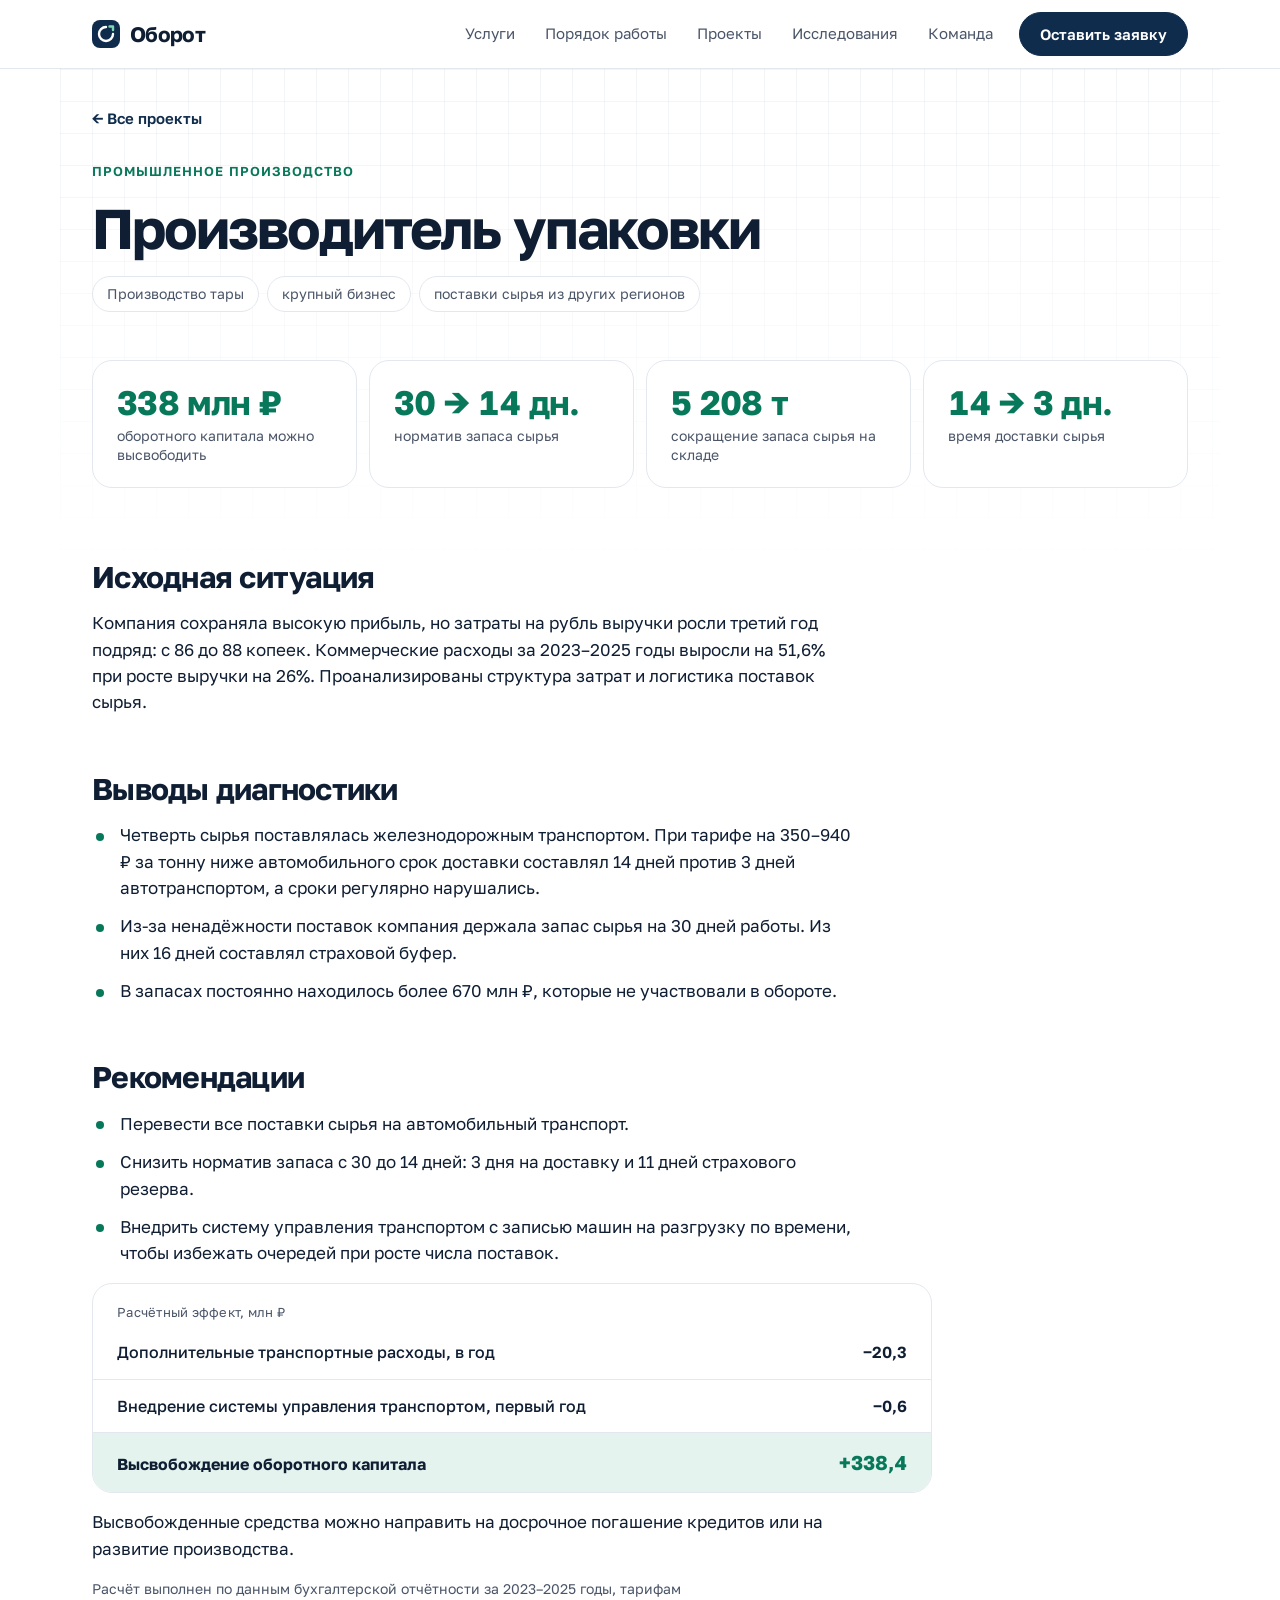
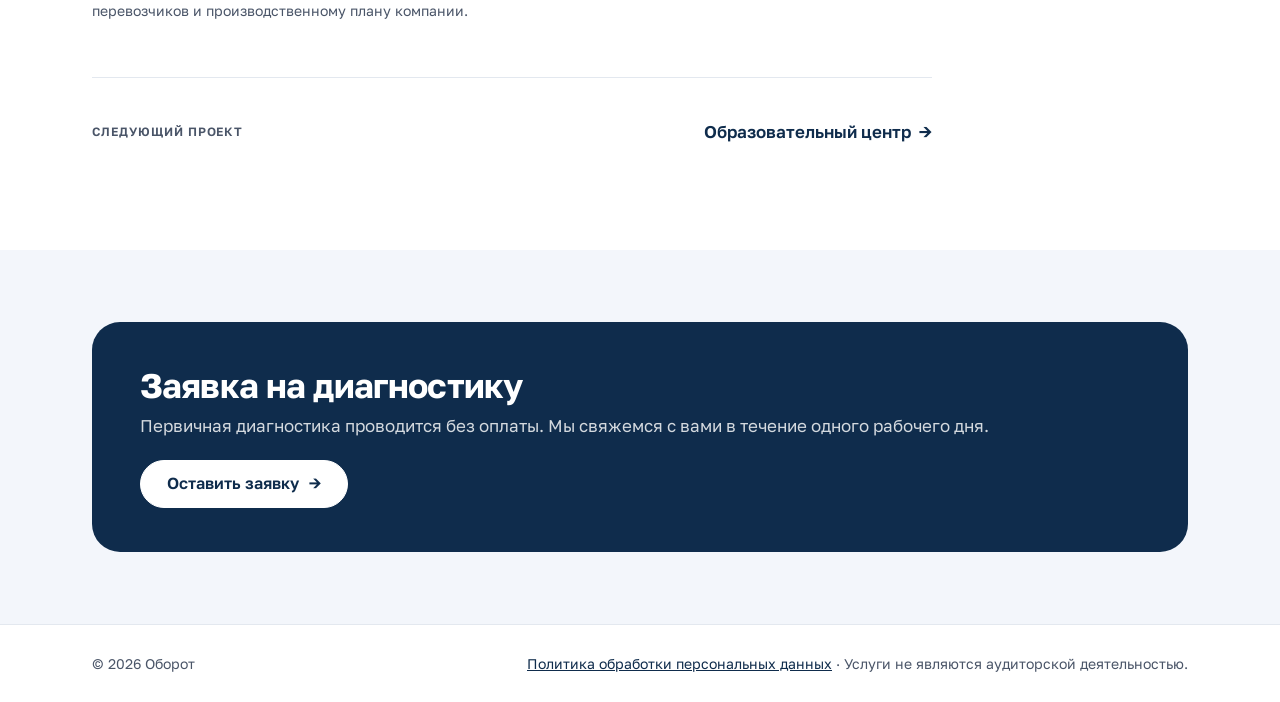
<file: packaging.html>
<!doctype html>
<html lang="ru">
<head>
<meta charset="utf-8">
<meta name="viewport" content="width=device-width, initial-scale=1, viewport-fit=cover">
<title>Производитель упаковки — Оборот</title>
<link rel="preconnect" href="https://fonts.googleapis.com">
<link rel="preconnect" href="https://fonts.gstatic.com" crossorigin>
<link rel="stylesheet" href="https://fonts.googleapis.com/css2?family=Golos+Text:wght@400;500;600;700&display=swap">
<link rel="stylesheet" href="assets/site.css">
</head>
<body>
<header class="site-head">
  <div class="wrap">
    <a class="logo" href="./">
      <svg width="28" height="28" viewBox="0 0 28 28" fill="none" aria-hidden="true"><rect width="28" height="28" rx="8" fill="#0F2C4C"></rect><path d="M14 7a7 7 0 1 0 7 7" stroke="#FFFFFF" stroke-width="2.4" stroke-linecap="round"></path><path d="M17.5 6.5H21v3.5" stroke="#7FD4B4" stroke-width="2.4" stroke-linecap="round" stroke-linejoin="round"></path></svg>
      Оборот
    </a>
    <nav class="nav" aria-label="Разделы сайта">
      <a href="./#services">Услуги</a>
      <a href="./#approach">Порядок работы</a>
      <a href="./#projects">Проекты</a>
      <a href="./#research">Исследования</a>
      <a href="./#team">Команда</a>
      <a class="btn" href="./#contact">Оставить заявку</a>
    </nav>
  </div>
</header>

<main class="wrap case-top">
  <p class="crumbs"><a href="./#projects">← Все проекты</a></p>

  <section class="case-hero">
    <p class="eyebrow">Промышленное производство</p>
    <h1>Производитель упаковки</h1>
    <div class="meta"><span>Производство тары</span><span>крупный бизнес</span><span>поставки сырья из других регионов</span></div>
  </section>

  <div class="keyfigs">
    <div class="fig"><span class="num">338 млн ₽</span><span class="lbl">оборотного капитала можно высвободить</span></div>
    <div class="fig"><span class="num">30 → 14 дн.</span><span class="lbl">норматив запаса сырья</span></div>
    <div class="fig"><span class="num">5 208 т</span><span class="lbl">сокращение запаса сырья на складе</span></div>
    <div class="fig"><span class="num">14 → 3 дн.</span><span class="lbl">время доставки сырья</span></div>
  </div>

  <div class="case-body">
    <section class="block">
      <h2>Исходная ситуация</h2>
      <p>Компания сохраняла высокую прибыль, но затраты на рубль выручки росли третий год подряд: с 86 до 88 копеек. Коммерческие расходы за 2023–2025 годы выросли на 51,6% при росте выручки на 26%. Проанализированы структура затрат и логистика поставок сырья.</p>
    </section>

    <section class="block">
      <h2>Выводы диагностики</h2>
      <ul class="list">
        <li>Четверть сырья поставлялась железнодорожным транспортом. При тарифе на 350–940 ₽ за тонну ниже автомобильного срок доставки составлял 14 дней против 3 дней автотранспортом, а сроки регулярно нарушались.</li>
        <li>Из-за ненадёжности поставок компания держала запас сырья на 30 дней работы. Из них 16 дней составлял страховой буфер.</li>
        <li>В запасах постоянно находилось более 670 млн ₽, которые не участвовали в обороте.</li>
      </ul>
    </section>

    <section class="block">
      <h2>Рекомендации</h2>
      <ul class="list">
        <li>Перевести все поставки сырья на автомобильный транспорт.</li>
        <li>Снизить норматив запаса с 30 до 14 дней: 3 дня на доставку и 11 дней страхового резерва.</li>
        <li>Внедрить систему управления транспортом с записью машин на разгрузку по времени, чтобы избежать очередей при росте числа поставок.</li>
      </ul>
      <div class="table-box">
        <table class="calc">
          <caption>Расчётный эффект, млн ₽</caption>
          <tbody>
            <tr><th scope="row">Дополнительные транспортные расходы, в год</th><td>−20,3</td></tr>
            <tr><th scope="row">Внедрение системы управления транспортом, первый год</th><td>−0,6</td></tr>
          </tbody>
          <tfoot>
            <tr><th scope="row">Высвобождение оборотного капитала</th><td>+338,4</td></tr>
          </tfoot>
        </table>
      </div>
      <p>Высвобожденные средства можно направить на досрочное погашение кредитов или на развитие производства.</p>
      <p class="note">Расчёт выполнен по данным бухгалтерской отчётности за 2023–2025 годы, тарифам перевозчиков и производственному плану компании.</p>
    </section>

    <nav class="next" aria-label="Следующий проект">
      <span class="label">Следующий проект</span>
      <a class="more" href="education.html">Образовательный центр <span aria-hidden="true">→</span></a>
    </nav>
  </div>
</main>

<section class="cta" id="contact">
  <div class="wrap">
    <div class="cta-card">
      <div>
        <h2>Заявка на диагностику</h2>
        <p>Первичная диагностика проводится без оплаты. Мы свяжемся с вами в течение одного рабочего дня.</p>
      </div>
      <a class="btn" href="./#contact">Оставить заявку <span class="arr" aria-hidden="true">→</span></a>
    </div>
  </div>
</section>

<footer class="site-foot">
  <div class="wrap">
    <span>© 2026 Оборот</span>
    <span><a href="privacy.html">Политика обработки персональных данных</a> · Услуги не являются аудиторской деятельностью.</span>
  </div>
</footer>
<script>
  window.addEventListener("load", function () { if (!location.hash) window.scrollTo({ top: 0, left: 0, behavior: "instant" }); });
</script>
</body>
</html>
</file>
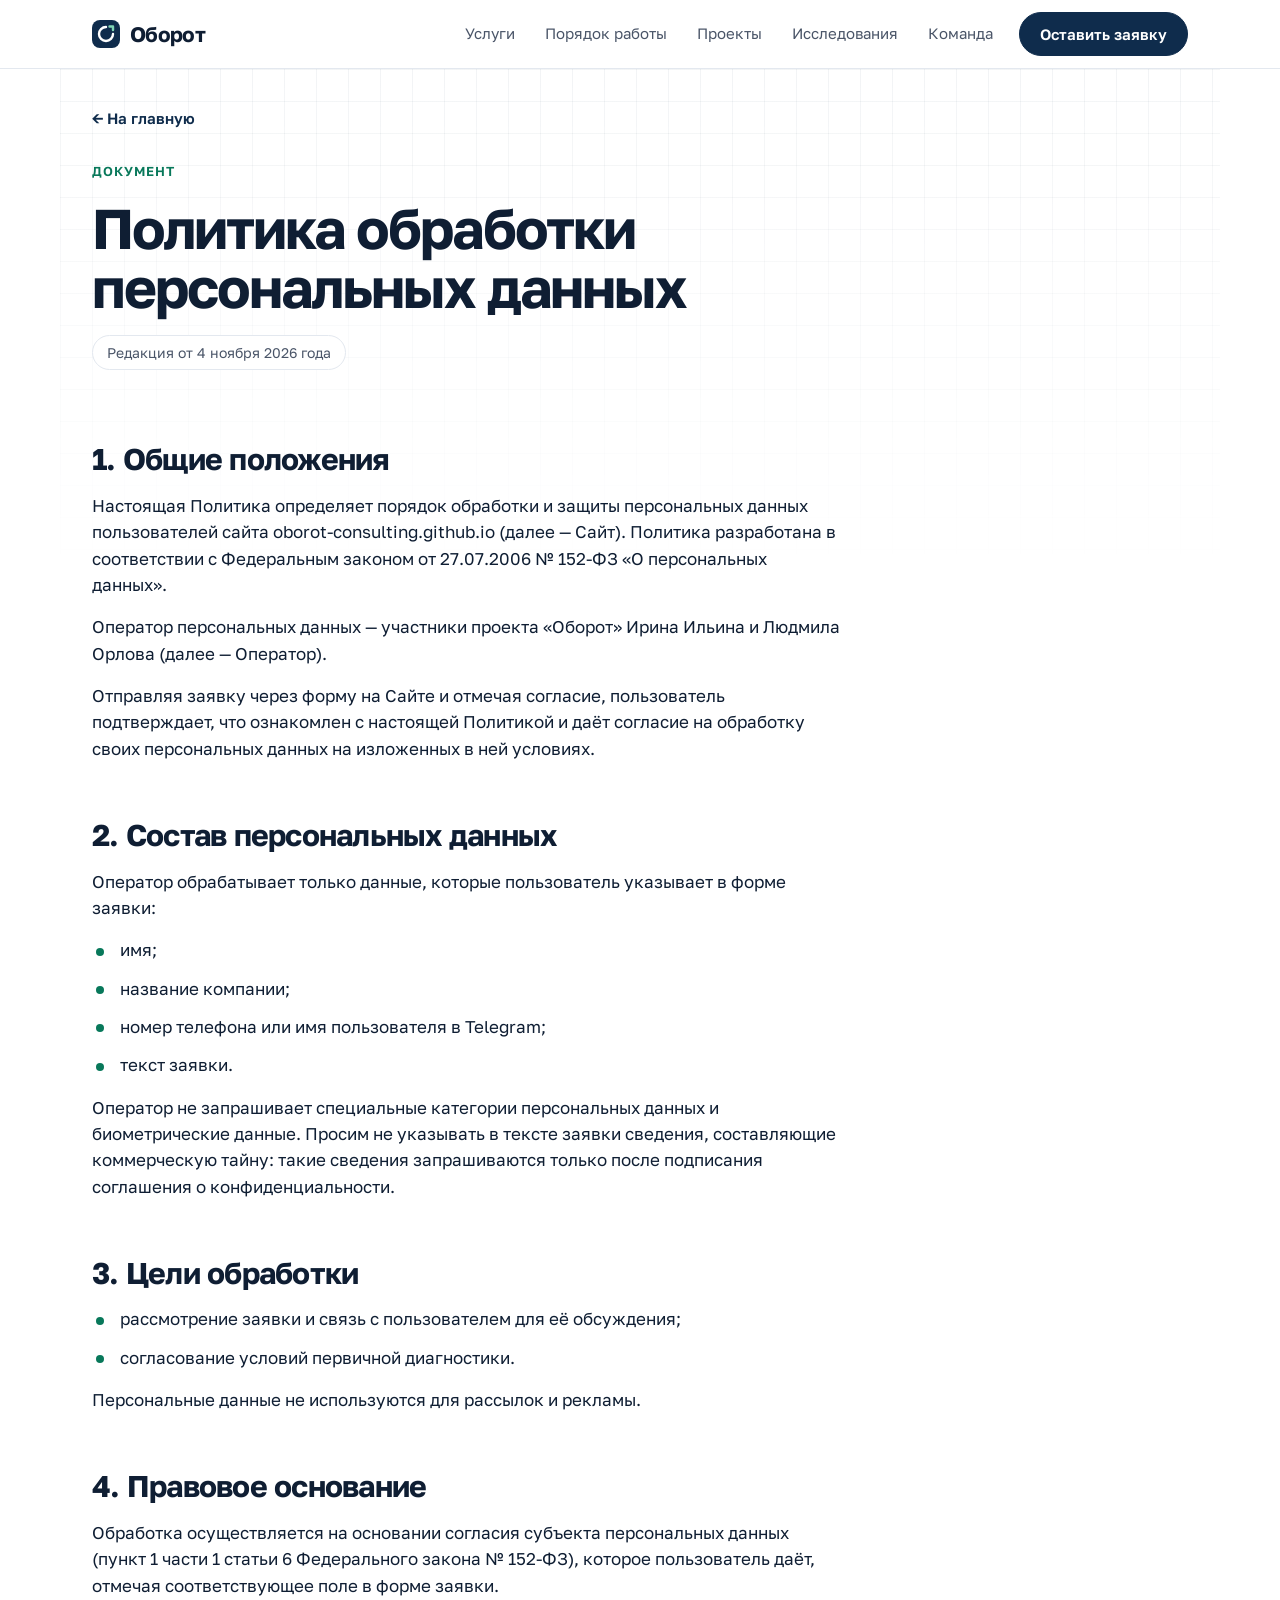
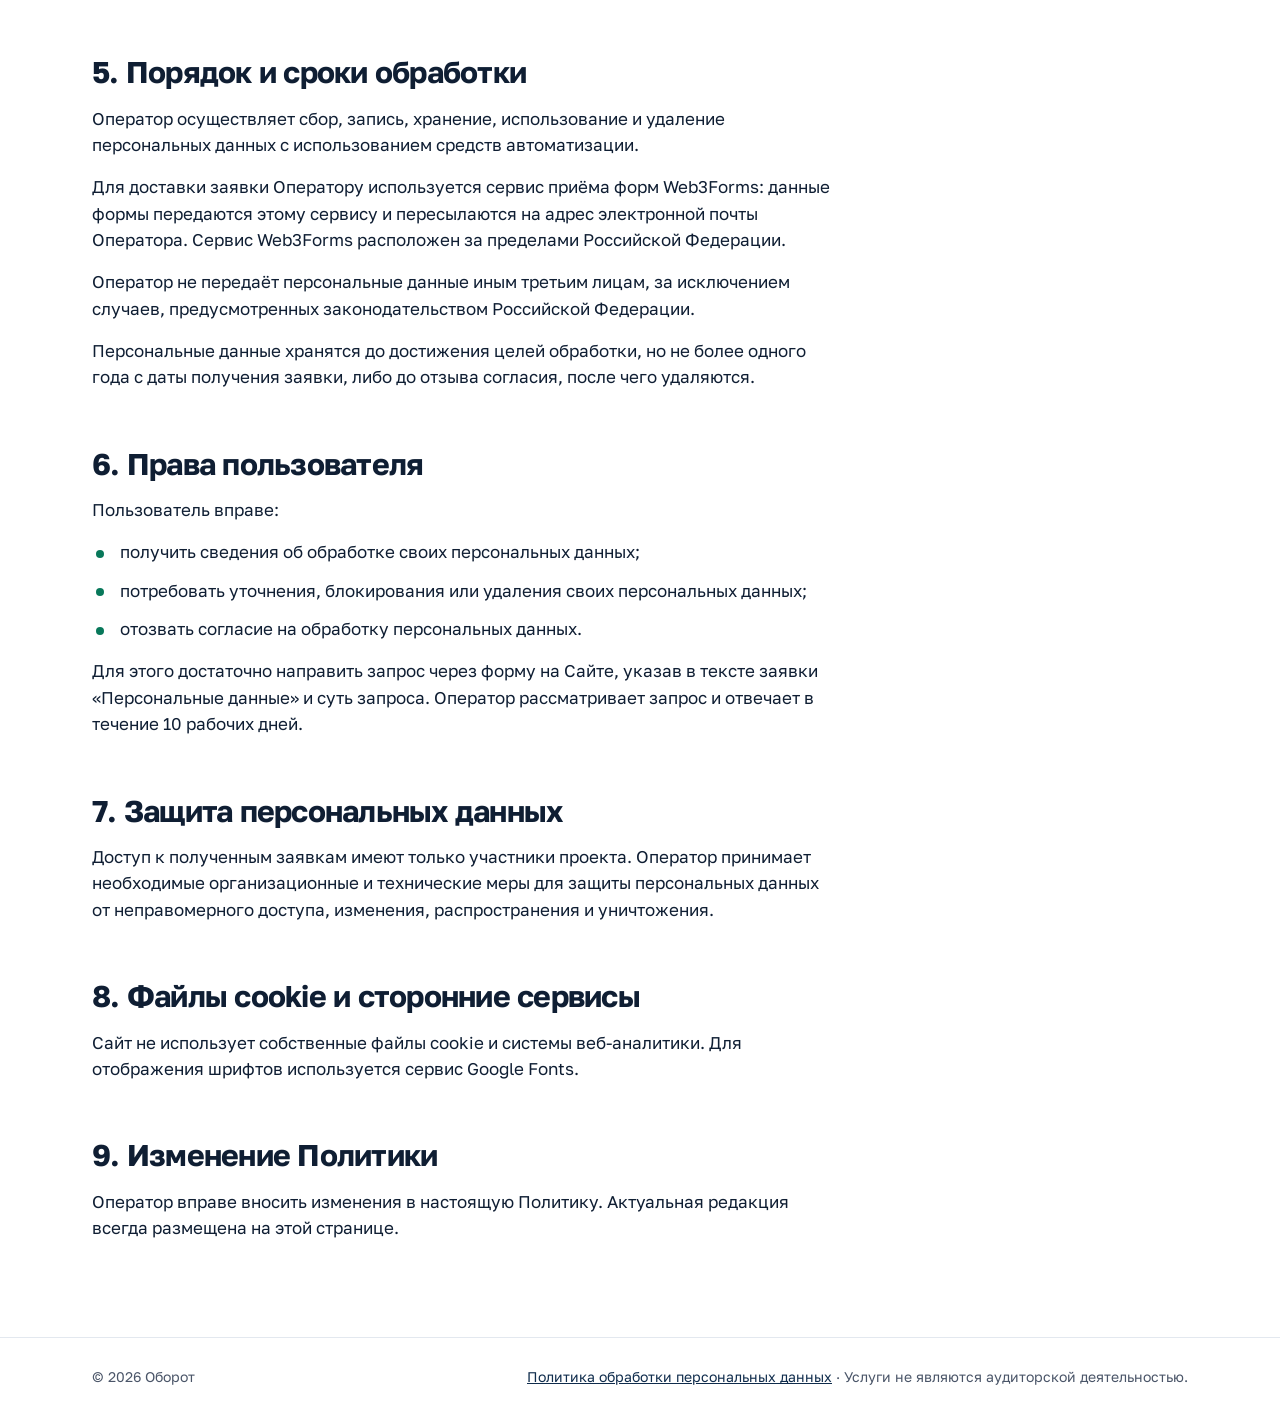
<file: privacy.html>
<!doctype html>
<html lang="ru">
<head>
<meta charset="utf-8">
<meta name="viewport" content="width=device-width, initial-scale=1, viewport-fit=cover">
<title>Политика обработки персональных данных — Оборот</title>
<link rel="preconnect" href="https://fonts.googleapis.com">
<link rel="preconnect" href="https://fonts.gstatic.com" crossorigin>
<link rel="stylesheet" href="https://fonts.googleapis.com/css2?family=Golos+Text:wght@400;500;600;700&display=swap">
<link rel="stylesheet" href="assets/site.css">
</head>
<body>
<header class="site-head">
  <div class="wrap">
    <a class="logo" href="./">
      <svg width="28" height="28" viewBox="0 0 28 28" fill="none" aria-hidden="true"><rect width="28" height="28" rx="8" fill="#0F2C4C"></rect><path d="M14 7a7 7 0 1 0 7 7" stroke="#FFFFFF" stroke-width="2.4" stroke-linecap="round"></path><path d="M17.5 6.5H21v3.5" stroke="#7FD4B4" stroke-width="2.4" stroke-linecap="round" stroke-linejoin="round"></path></svg>
      Оборот
    </a>
    <nav class="nav" aria-label="Разделы сайта">
      <a href="./#services">Услуги</a>
      <a href="./#approach">Порядок работы</a>
      <a href="./#projects">Проекты</a>
      <a href="./#research">Исследования</a>
      <a href="./#team">Команда</a>
      <a class="btn" href="./#contact">Оставить заявку</a>
    </nav>
  </div>
</header>

<main class="wrap case-top">
  <p class="crumbs"><a href="./">← На главную</a></p>

  <section class="case-hero">
    <p class="eyebrow">Документ</p>
    <h1>Политика обработки персональных данных</h1>
    <div class="meta"><span>Редакция от 4 ноября 2026 года</span></div>
  </section>

  <div class="case-body" style="padding-top: 24px">
    <section class="block">
      <h2>1. Общие положения</h2>
      <p>Настоящая Политика определяет порядок обработки и защиты персональных данных пользователей сайта oborot-consulting.github.io (далее — Сайт). Политика разработана в соответствии с Федеральным законом от 27.07.2006 № 152-ФЗ «О персональных данных».</p>
      <p>Оператор персональных данных — участники проекта «Оборот» Ирина Ильина и Людмила Орлова (далее — Оператор).</p>
      <p>Отправляя заявку через форму на Сайте и отмечая согласие, пользователь подтверждает, что ознакомлен с настоящей Политикой и даёт согласие на обработку своих персональных данных на изложенных в ней условиях.</p>
    </section>

    <section class="block">
      <h2>2. Состав персональных данных</h2>
      <p>Оператор обрабатывает только данные, которые пользователь указывает в форме заявки:</p>
      <ul class="list">
        <li>имя;</li>
        <li>название компании;</li>
        <li>номер телефона или имя пользователя в Telegram;</li>
        <li>текст заявки.</li>
      </ul>
      <p>Оператор не запрашивает специальные категории персональных данных и биометрические данные. Просим не указывать в тексте заявки сведения, составляющие коммерческую тайну: такие сведения запрашиваются только после подписания соглашения о конфиденциальности.</p>
    </section>

    <section class="block">
      <h2>3. Цели обработки</h2>
      <ul class="list">
        <li>рассмотрение заявки и связь с пользователем для её обсуждения;</li>
        <li>согласование условий первичной диагностики.</li>
      </ul>
      <p>Персональные данные не используются для рассылок и рекламы.</p>
    </section>

    <section class="block">
      <h2>4. Правовое основание</h2>
      <p>Обработка осуществляется на основании согласия субъекта персональных данных (пункт 1 части 1 статьи 6 Федерального закона № 152-ФЗ), которое пользователь даёт, отмечая соответствующее поле в форме заявки.</p>
    </section>

    <section class="block">
      <h2>5. Порядок и сроки обработки</h2>
      <p>Оператор осуществляет сбор, запись, хранение, использование и удаление персональных данных с использованием средств автоматизации.</p>
      <p>Для доставки заявки Оператору используется сервис приёма форм Web3Forms: данные формы передаются этому сервису и пересылаются на адрес электронной почты Оператора. Сервис Web3Forms расположен за пределами Российской Федерации.</p>
      <p>Оператор не передаёт персональные данные иным третьим лицам, за исключением случаев, предусмотренных законодательством Российской Федерации.</p>
      <p>Персональные данные хранятся до достижения целей обработки, но не более одного года с даты получения заявки, либо до отзыва согласия, после чего удаляются.</p>
    </section>

    <section class="block">
      <h2>6. Права пользователя</h2>
      <p>Пользователь вправе:</p>
      <ul class="list">
        <li>получить сведения об обработке своих персональных данных;</li>
        <li>потребовать уточнения, блокирования или удаления своих персональных данных;</li>
        <li>отозвать согласие на обработку персональных данных.</li>
      </ul>
      <p>Для этого достаточно направить запрос через форму на Сайте, указав в тексте заявки «Персональные данные» и суть запроса. Оператор рассматривает запрос и отвечает в течение 10 рабочих дней.</p>
    </section>

    <section class="block">
      <h2>7. Защита персональных данных</h2>
      <p>Доступ к полученным заявкам имеют только участники проекта. Оператор принимает необходимые организационные и технические меры для защиты персональных данных от неправомерного доступа, изменения, распространения и уничтожения.</p>
    </section>

    <section class="block">
      <h2>8. Файлы cookie и сторонние сервисы</h2>
      <p>Сайт не использует собственные файлы cookie и системы веб-аналитики. Для отображения шрифтов используется сервис Google Fonts.</p>
    </section>

    <section class="block">
      <h2>9. Изменение Политики</h2>
      <p>Оператор вправе вносить изменения в настоящую Политику. Актуальная редакция всегда размещена на этой странице.</p>
    </section>
  </div>
</main>

<footer class="site-foot">
  <div class="wrap">
    <span>© 2026 Оборот</span>
    <span><a href="privacy.html">Политика обработки персональных данных</a> · Услуги не являются аудиторской деятельностью.</span>
  </div>
</footer>
<script>
  window.addEventListener("load", function () { if (!location.hash) window.scrollTo({ top: 0, left: 0, behavior: "instant" }); });
</script>
</body>
</html>
</file>
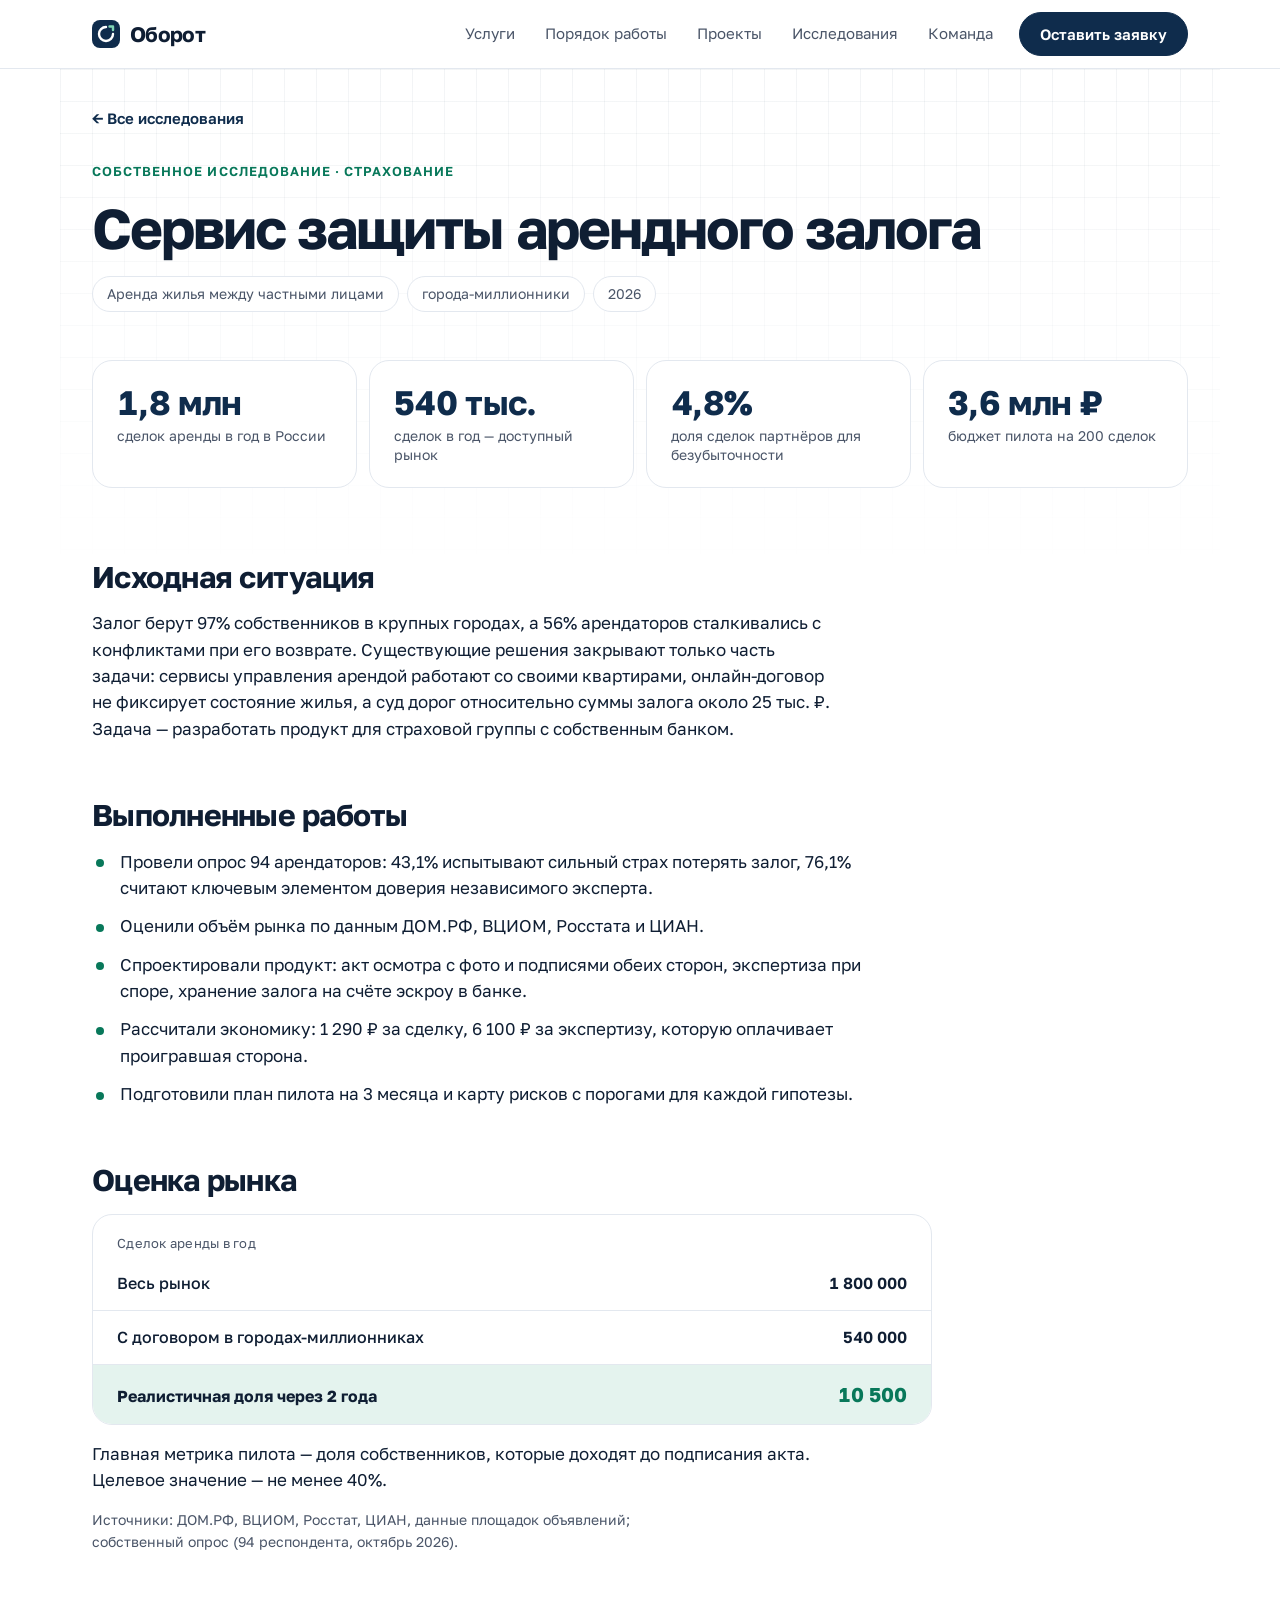
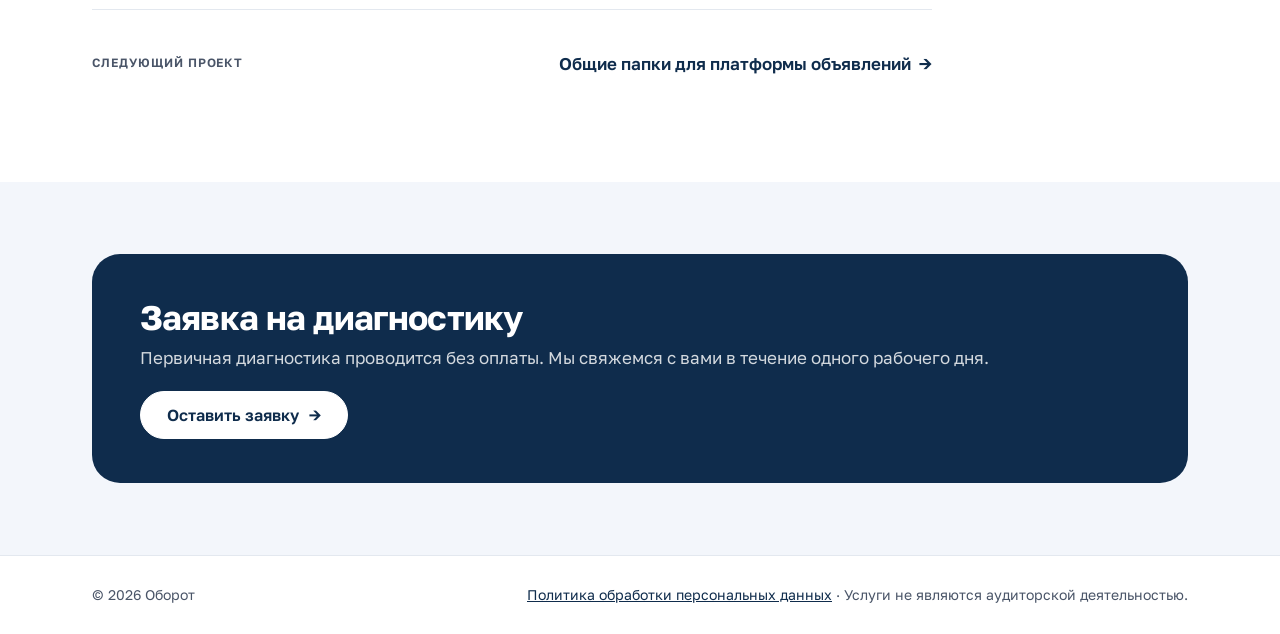
<file: rent-deposit.html>
<!doctype html>
<html lang="ru">
<head>
<meta charset="utf-8">
<meta name="viewport" content="width=device-width, initial-scale=1, viewport-fit=cover">
<title>Сервис защиты арендного залога — Оборот</title>
<link rel="preconnect" href="https://fonts.googleapis.com">
<link rel="preconnect" href="https://fonts.gstatic.com" crossorigin>
<link rel="stylesheet" href="https://fonts.googleapis.com/css2?family=Golos+Text:wght@400;500;600;700&display=swap">
<link rel="stylesheet" href="assets/site.css">
</head>
<body>
<header class="site-head">
  <div class="wrap">
    <a class="logo" href="./">
      <svg width="28" height="28" viewBox="0 0 28 28" fill="none" aria-hidden="true"><rect width="28" height="28" rx="8" fill="#0F2C4C"></rect><path d="M14 7a7 7 0 1 0 7 7" stroke="#FFFFFF" stroke-width="2.4" stroke-linecap="round"></path><path d="M17.5 6.5H21v3.5" stroke="#7FD4B4" stroke-width="2.4" stroke-linecap="round" stroke-linejoin="round"></path></svg>
      Оборот
    </a>
    <nav class="nav" aria-label="Разделы сайта">
      <a href="./#services">Услуги</a>
      <a href="./#approach">Порядок работы</a>
      <a href="./#projects">Проекты</a>
      <a href="./#research">Исследования</a>
      <a href="./#team">Команда</a>
      <a class="btn" href="./#contact">Оставить заявку</a>
    </nav>
  </div>
</header>

<main class="wrap case-top">
  <p class="crumbs"><a href="./#research">← Все исследования</a></p>

  <section class="case-hero">
    <p class="eyebrow">Собственное исследование · Страхование</p>
    <h1>Сервис защиты арендного залога</h1>
    <div class="meta"><span>Аренда жилья между частными лицами</span><span>города-миллионники</span><span>2026</span></div>
  </section>

  <div class="keyfigs">
    <div class="fig neutral"><span class="num">1,8 млн</span><span class="lbl">сделок аренды в год в России</span></div>
    <div class="fig neutral"><span class="num">540 тыс.</span><span class="lbl">сделок в год — доступный рынок</span></div>
    <div class="fig neutral"><span class="num">4,8%</span><span class="lbl">доля сделок партнёров для безубыточности</span></div>
    <div class="fig neutral"><span class="num">3,6 млн ₽</span><span class="lbl">бюджет пилота на 200 сделок</span></div>
  </div>

  <div class="case-body">
    <section class="block">
      <h2>Исходная ситуация</h2>
      <p>Залог берут 97% собственников в крупных городах, а 56% арендаторов сталкивались с конфликтами при его возврате. Существующие решения закрывают только часть задачи: сервисы управления арендой работают со своими квартирами, онлайн-договор не фиксирует состояние жилья, а суд дорог относительно суммы залога около 25 тыс. ₽. Задача — разработать продукт для страховой группы с собственным банком.</p>
    </section>

    <section class="block">
      <h2>Выполненные работы</h2>
      <ul class="list">
        <li>Провели опрос 94 арендаторов: 43,1% испытывают сильный страх потерять залог, 76,1% считают ключевым элементом доверия независимого эксперта.</li>
        <li>Оценили объём рынка по данным ДОМ.РФ, ВЦИОМ, Росстата и ЦИАН.</li>
        <li>Спроектировали продукт: акт осмотра с фото и подписями обеих сторон, экспертиза при споре, хранение залога на счёте эскроу в банке.</li>
        <li>Рассчитали экономику: 1 290 ₽ за сделку, 6 100 ₽ за экспертизу, которую оплачивает проигравшая сторона.</li>
        <li>Подготовили план пилота на 3 месяца и карту рисков с порогами для каждой гипотезы.</li>
      </ul>
    </section>

    <section class="block">
      <h2>Оценка рынка</h2>
      <div class="table-box">
        <table class="calc">
          <caption>Сделок аренды в год</caption>
          <tbody>
            <tr><th scope="row">Весь рынок</th><td>1 800 000</td></tr>
            <tr><th scope="row">С договором в городах-миллионниках</th><td>540 000</td></tr>
          </tbody>
          <tfoot>
            <tr><th scope="row">Реалистичная доля через 2 года</th><td>10 500</td></tr>
          </tfoot>
        </table>
      </div>
      <p>Главная метрика пилота — доля собственников, которые доходят до подписания акта. Целевое значение — не менее 40%.</p>
      <p class="note">Источники: ДОМ.РФ, ВЦИОМ, Росстат, ЦИАН, данные площадок объявлений; собственный опрос (94 респондента, октябрь 2026).</p>
    </section>

    <nav class="next" aria-label="Следующий проект">
      <span class="label">Следующий проект</span>
      <a class="more" href="marketplace.html">Общие папки для платформы объявлений <span aria-hidden="true">→</span></a>
    </nav>
  </div>
</main>

<section class="cta" id="contact">
  <div class="wrap">
    <div class="cta-card">
      <div>
        <h2>Заявка на диагностику</h2>
        <p>Первичная диагностика проводится без оплаты. Мы свяжемся с вами в течение одного рабочего дня.</p>
      </div>
      <a class="btn" href="./#contact">Оставить заявку <span class="arr" aria-hidden="true">→</span></a>
    </div>
  </div>
</section>

<footer class="site-foot">
  <div class="wrap">
    <span>© 2026 Оборот</span>
    <span><a href="privacy.html">Политика обработки персональных данных</a> · Услуги не являются аудиторской деятельностью.</span>
  </div>
</footer>
<script>
  window.addEventListener("load", function () { if (!location.hash) window.scrollTo({ top: 0, left: 0, behavior: "instant" }); });
</script>
</body>
</html>
</file>
<file: assets/site.css>
/* Layout: светлый деловой сайт; первый экран на «миллиметровке» (фон-сетка как в расчётных таблицах), карточки со скруглениями,
   цифры эффекта — зелёным (рост, положительный результат), всё управляющее — тёмно-синим. Один шрифт — Golos Text. */
:root {
  --bg: #FFFFFF;
  --tint: #F3F6FB;
  --ink: #0F1E33;
  --muted: #4A5568;
  --line: #E3E8EF;
  --line-strong: #CBD3DE;
  --navy: #0F2C4C;
  --navy-hover: #0A2038;
  --blue-soft: #E8EFF9;
  --green: #08785A;
  --green-soft: #E4F3EE;
  --err: #A11D1D;
  --err-soft: #FCEBEB;
  --shadow: 0 1px 2px rgba(15, 30, 51, .05), 0 6px 20px rgba(15, 30, 51, .06);
  --shadow-hover: 0 2px 4px rgba(15, 30, 51, .06), 0 14px 34px rgba(15, 30, 51, .10);
  --f: "Golos Text", system-ui, -apple-system, "Segoe UI", Roboto, sans-serif;
  color-scheme: light;
}

/* Плавность */
html { scroll-behavior: smooth; }
[id] { scroll-margin-top: 96px; }
@view-transition { navigation: auto; }
::view-transition-old(root), ::view-transition-new(root) { animation-duration: .35s; }
@media (prefers-reduced-motion: reduce) {
  html { scroll-behavior: auto; }
  *, *::before, *::after { transition: none !important; animation: none !important; }
}

/* База */
*, *::before, *::after { box-sizing: border-box; }
:root { padding-top: env(safe-area-inset-top, 0px); padding-bottom: env(safe-area-inset-bottom, 0px); -webkit-text-size-adjust: 100%; }
body { margin: 0; background: var(--bg); color: var(--ink); font-family: var(--f); font-size: 17px; line-height: 1.55; }
body::before { content: ""; position: fixed; inset: 0 0 auto; height: env(safe-area-inset-top, 0px); z-index: 30; background: var(--bg); }
img { max-width: 100%; }
[hidden] { display: none !important; }
h1, h2, h3 { font-family: var(--f); font-weight: 700; letter-spacing: -0.025em; text-wrap: balance; margin: 0; }
h3 { font-weight: 600; letter-spacing: -0.012em; }
p { margin: 0; }
a { color: var(--navy); }
a:focus-visible, .btn:focus-visible, button:focus-visible { outline: 3px solid rgba(15, 44, 76, .35); outline-offset: 3px; }
.nobr { white-space: nowrap; }

.wrap {
  max-width: 1160px; margin: 0 auto;
  padding-left: max(16px, env(safe-area-inset-left, 0px));
  padding-right: max(16px, env(safe-area-inset-right, 0px));
}
@media (min-width: 720px) {
  .wrap { padding-left: max(32px, env(safe-area-inset-left, 0px)); padding-right: max(32px, env(safe-area-inset-right, 0px)); }
}

/* Шапка */
.site-head {
  position: sticky; top: env(safe-area-inset-top, 0px); z-index: 20;
  background: rgba(255, 255, 255, .9); backdrop-filter: saturate(160%) blur(12px); -webkit-backdrop-filter: saturate(160%) blur(12px);
  border-bottom: 1px solid var(--line);
}
.site-head .wrap { display: flex; align-items: center; justify-content: space-between; gap: 12px 32px; padding-block: 12px; }
.logo { display: inline-flex; align-items: center; gap: 10px; color: var(--ink); text-decoration: none; font-weight: 700; font-size: 21px; letter-spacing: -0.03em; min-height: 44px; }
.logo svg { flex: none; }
.nav { display: flex; flex-wrap: wrap; align-items: center; gap: 4px 6px; font-size: 15px; }
.nav a:not(.btn) { color: var(--muted); text-decoration: none; padding: 10px 12px; border-radius: 999px; transition: background-color .2s ease, color .2s ease; }
.nav a:not(.btn):hover { color: var(--ink); background: var(--tint); }
.nav .btn { margin-left: 8px; }
@media (max-width: 860px) { .nav a:not(.btn) { display: none; } }

/* Кнопки */
.btn {
  display: inline-flex; align-items: center; justify-content: center; gap: 10px;
  min-height: 48px; padding: 12px 26px; border-radius: 999px;
  font-family: var(--f); font-weight: 600; font-size: 16px; line-height: 1.2; text-decoration: none; cursor: pointer;
  background: var(--navy); color: #FFFFFF; border: 1px solid var(--navy);
  transition: background-color .2s ease, transform .2s ease, box-shadow .2s ease, border-color .2s ease;
}
.btn:hover { background: var(--navy-hover); color: #FFFFFF; transform: translateY(-1px); box-shadow: 0 8px 20px rgba(15, 44, 76, .22); }
.btn .arr { transition: transform .2s ease; }
.btn:hover .arr { transform: translateX(3px); }
.btn-ghost { background: #FFFFFF; color: var(--ink); border-color: var(--line-strong); }
.btn-ghost:hover { background: #FFFFFF; color: var(--ink); border-color: var(--navy); box-shadow: none; }
.nav .btn { min-height: 44px; padding: 10px 20px; font-size: 15px; }

/* Общие элементы */
.section { padding-block: 104px; }
.section.tint { background: var(--tint); }
.eyebrow { font-size: 13px; font-weight: 600; letter-spacing: .08em; text-transform: uppercase; color: var(--green); }
.h2 { font-size: clamp(30px, 3.8vw, 44px); line-height: 1.1; }
.lead { font-size: 19px; color: var(--muted); max-width: 62ch; }
.section-head { display: flex; flex-direction: column; gap: 16px; margin-bottom: 56px; max-width: 760px; }
.num { font-variant-numeric: tabular-nums lining-nums; font-weight: 700; letter-spacing: -0.02em; }
.icon { flex: none; width: 48px; height: 48px; border-radius: 14px; display: inline-flex; align-items: center; justify-content: center; background: var(--blue-soft); color: var(--navy); }
.icon svg { width: 24px; height: 24px; }

/* Первый экран */
.hero { position: relative; padding-block: 88px 96px; overflow: hidden; }
.hero::before {
  content: ""; position: absolute; inset: 0; z-index: -1; pointer-events: none;
  background-image:
    linear-gradient(rgba(15, 44, 76, .055) 1px, transparent 1px),
    linear-gradient(90deg, rgba(15, 44, 76, .055) 1px, transparent 1px);
  background-size: 32px 32px;
  -webkit-mask-image: radial-gradient(ellipse 80% 75% at 70% 35%, #000 30%, transparent 85%);
  mask-image: radial-gradient(ellipse 80% 75% at 70% 35%, #000 30%, transparent 85%);
}
.hero-grid { display: grid; grid-template-columns: minmax(0, 1.15fr) minmax(0, 1fr); gap: 64px; align-items: center; }
.hero-text { display: flex; flex-direction: column; gap: 28px; min-width: 0; }
.hero h1 { font-size: clamp(38px, 5.4vw, 64px); line-height: 1.03; letter-spacing: -0.035em; }
.hero h1 .hl { color: var(--navy); background: linear-gradient(transparent 62%, var(--green-soft) 62%); padding-inline: 2px; }
.hero .lead { font-size: 20px; }
.hero-actions { display: flex; flex-wrap: wrap; gap: 12px; }
.hero-points { list-style: none; margin: 0; padding: 0; display: flex; flex-wrap: wrap; gap: 10px 22px; font-size: 15px; color: var(--muted); }
.hero-points li { display: inline-flex; align-items: center; gap: 8px; }
.hero-points svg { flex: none; color: var(--green); }

/* Карточка-заключение */
.ledger { background: #FFFFFF; border: 1px solid var(--line); border-radius: 24px; padding: 28px; display: flex; flex-direction: column; gap: 20px; min-width: 0; box-shadow: var(--shadow-hover); }
.ledger-head { display: flex; flex-direction: column; gap: 2px; padding-bottom: 16px; border-bottom: 1px solid var(--line); }
.ledger-head strong { font-size: 16px; font-weight: 600; }
.ledger-head span { font-size: 13px; color: var(--muted); }
.chart { display: flex; flex-direction: column; gap: 10px; }
.chart-title { font-size: 13px; color: var(--muted); }
.bar-row { display: grid; grid-template-columns: 40px minmax(0, 1fr) 52px; align-items: center; gap: 12px; font-size: 14px; }
.bar-row .yr { color: var(--muted); font-variant-numeric: tabular-nums; }
.bar-row .val { text-align: right; font-weight: 600; font-variant-numeric: tabular-nums; }
.bar { height: 10px; border-radius: 999px; background: var(--tint); overflow: hidden; }
.bar i { display: block; height: 100%; border-radius: inherit; background: var(--navy); }
.bar-row.warn .bar i { background: #B45309; }
.bar-row.warn .val { color: #9A4508; }
.ledger-rows { display: flex; flex-direction: column; }
.ledger-row { display: flex; justify-content: space-between; align-items: baseline; gap: 16px; padding-block: 12px; border-bottom: 1px dashed var(--line); font-size: 15px; }
.ledger-row .num { font-size: 18px; white-space: nowrap; }
.ledger-row.total { border-bottom: 0; margin-top: 6px; padding: 16px 18px; background: var(--green-soft); border-radius: 14px; align-items: center; }
.ledger-row.total .num { color: var(--green); font-size: 26px; }

/* Полоса цифр */
.stats { margin-top: -40px; position: relative; }
.stats-grid { display: grid; grid-template-columns: repeat(4, minmax(0, 1fr)); background: #FFFFFF; border: 1px solid var(--line); border-radius: 24px; box-shadow: var(--shadow); }
.stat { padding: 26px 28px; display: flex; flex-direction: column; gap: 4px; }
.stat + .stat { border-left: 1px solid var(--line); }
.stat .num { font-size: 34px; color: var(--navy); line-height: 1.1; }
.stat span:last-child { font-size: 15px; color: var(--muted); }

/* Задачи */
.split { display: grid; grid-template-columns: minmax(0, 1fr) minmax(0, 1.35fr); gap: 64px; align-items: start; }
.split .section-head { margin-bottom: 0; position: sticky; top: 112px; }
.problems { list-style: none; margin: 0; padding: 0; display: flex; flex-direction: column; gap: 12px; }
.problem { display: flex; gap: 18px; align-items: flex-start; padding: 22px 24px; border: 1px solid var(--line); border-radius: 18px; background: #FFFFFF; transition: border-color .2s ease, box-shadow .2s ease; }
.problem:hover { border-color: var(--line-strong); box-shadow: var(--shadow); }
.problem-body { display: flex; flex-direction: column; gap: 4px; min-width: 0; }
.problem h3 { font-size: 18px; }
.problem p { color: var(--muted); font-size: 16px; }

/* Услуги */
.svc-grid { display: grid; grid-template-columns: repeat(3, minmax(0, 1fr)); gap: 20px; }
.svc { display: flex; flex-direction: column; gap: 14px; padding: 30px; background: #FFFFFF; border: 1px solid var(--line); border-radius: 20px; transition: transform .25s ease, box-shadow .25s ease, border-color .25s ease; }
.svc:hover { transform: translateY(-4px); box-shadow: var(--shadow-hover); border-color: transparent; }
.svc h3 { font-size: 20px; margin-top: 6px; }
.svc p { color: var(--muted); font-size: 16px; }

/* Порядок работы */
.steps { list-style: none; margin: 0; padding: 0; display: grid; grid-template-columns: repeat(4, minmax(0, 1fr)); gap: 28px; counter-reset: step; position: relative; }
.steps::before { content: ""; position: absolute; top: 23px; left: 24px; right: 24px; height: 2px; background: repeating-linear-gradient(90deg, var(--line-strong) 0 6px, transparent 6px 12px); z-index: 0; }
.step { display: flex; flex-direction: column; gap: 10px; counter-increment: step; position: relative; z-index: 1; }
.step::before { content: counter(step); width: 48px; height: 48px; border-radius: 50%; display: inline-flex; align-items: center; justify-content: center; font-weight: 700; font-size: 18px; color: #FFFFFF; background: var(--navy); box-shadow: 0 0 0 6px var(--bg); margin-bottom: 10px; }
.step h3 { font-size: 19px; }
.step p { color: var(--muted); font-size: 16px; }
.offer { margin-top: 56px; padding: 28px 32px; background: var(--green-soft); border-radius: 22px; display: flex; flex-wrap: wrap; align-items: center; justify-content: space-between; gap: 16px 32px; }
.offer p { font-size: 17px; max-width: 70ch; }

/* Проекты */
.projects { display: flex; flex-direction: column; gap: 20px; }
.project { display: grid; grid-template-columns: minmax(0, 220px) minmax(0, 1fr) minmax(0, 430px); gap: 24px 40px; padding: 34px; background: #FFFFFF; border: 1px solid var(--line); border-radius: 24px; transition: box-shadow .25s ease, border-color .25s ease; }
.project:hover { box-shadow: var(--shadow-hover); border-color: transparent; }
.project-id { display: flex; flex-direction: column; gap: 10px; align-items: flex-start; }
.project-name { font-weight: 700; font-size: 22px; line-height: 1.2; letter-spacing: -0.02em; color: var(--ink); }
.tag { display: inline-flex; align-items: center; padding: 5px 12px; border-radius: 999px; background: var(--tint); color: var(--muted); font-size: 13px; font-weight: 500; }
.project-sphere { font-size: 14px; color: var(--muted); }
.project-problem { display: flex; flex-direction: column; gap: 12px; }
.project-problem p { font-size: 16px; }
.label { font-size: 12px; font-weight: 600; letter-spacing: .08em; text-transform: uppercase; color: var(--muted); }
.more { font-weight: 600; font-size: 15px; text-decoration: none; display: inline-flex; align-items: center; gap: 8px; min-height: 44px; color: var(--navy); }
.more span { transition: transform .2s ease; }
.more:hover span { transform: translateX(4px); }
.figs { display: grid; grid-template-columns: repeat(2, minmax(0, 1fr)); gap: 12px; align-content: start; }
.fig { display: flex; flex-direction: column; gap: 4px; padding: 16px 18px; background: var(--tint); border-radius: 16px; min-width: 0; }
.fig .num { font-size: 24px; line-height: 1.15; color: var(--green); white-space: nowrap; }
.fig .lbl { font-size: 14px; color: var(--muted); line-height: 1.4; }
.fig.wide { grid-column: 1 / -1; }
.fig.neutral .num { color: var(--navy); }

/* Исследования */
.rcards { display: grid; grid-template-columns: repeat(2, minmax(0, 1fr)); gap: 20px; }
.rcard { background: #FFFFFF; border: 1px solid var(--line); border-radius: 24px; padding: 32px; display: flex; flex-direction: column; gap: 16px; min-width: 0; transition: transform .25s ease, box-shadow .25s ease; }
.rcard:hover { transform: translateY(-4px); box-shadow: var(--shadow-hover); }
.rcard .project-name { font-size: 22px; }
.rcard p.desc { font-size: 16px; color: var(--muted); }
.rcard .more { margin-top: auto; }

/* Команда */
.team { display: grid; grid-template-columns: repeat(2, minmax(0, 1fr)); gap: 20px; }
.person { padding: 32px; border: 1px solid var(--line); border-radius: 24px; background: #FFFFFF; display: flex; flex-direction: column; gap: 14px; }
.person h3 { font-size: 24px; }
.role { align-self: flex-start; padding: 6px 14px; border-radius: 999px; background: var(--blue-soft); color: var(--navy); font-weight: 600; font-size: 14px; }
.person dl { margin: 4px 0 0; display: grid; grid-template-columns: max-content minmax(0, 1fr); gap: 12px 20px; font-size: 15px; }
.person dt { color: var(--muted); }
.person dd { margin: 0; }

/* Заявка */
.contact { background: var(--tint); }
.contact .wrap { padding-block: 104px; display: grid; grid-template-columns: minmax(0, 1fr) minmax(0, 1.2fr); gap: 56px; align-items: start; }
.contact-text { display: flex; flex-direction: column; gap: 18px; }
.contact h2 { font-size: clamp(30px, 3.8vw, 44px); line-height: 1.1; }
.contact-text > p { color: var(--muted); font-size: 18px; }
.contact-list { display: flex; flex-direction: column; margin-top: 8px; border-top: 1px solid var(--line-strong); }
.contact-row { display: flex; justify-content: space-between; align-items: baseline; gap: 16px; padding-block: 14px; border-bottom: 1px solid var(--line-strong); font-size: 16px; }
.contact-row span:first-child { color: var(--muted); font-size: 14px; }
.contact-row span:last-child { font-weight: 600; user-select: all; overflow-wrap: anywhere; text-align: right; }

.form-card { background: #FFFFFF; border: 1px solid var(--line); border-radius: 24px; padding: 36px; box-shadow: var(--shadow); display: flex; flex-direction: column; gap: 18px; }
.form-grid { display: grid; grid-template-columns: repeat(2, minmax(0, 1fr)); gap: 18px; }
.field { display: flex; flex-direction: column; gap: 8px; min-width: 0; }
.field.full { grid-column: 1 / -1; }
.field label { font-size: 14px; font-weight: 600; }
.field input, .field textarea {
  font: inherit; font-size: 16px; color: var(--ink); background: #FFFFFF;
  border: 1px solid var(--line-strong); border-radius: 14px; padding: 13px 16px; width: 100%;
  transition: border-color .2s ease, box-shadow .2s ease;
}
.field textarea { min-height: 120px; resize: vertical; }
.field input::placeholder, .field textarea::placeholder { color: #8A94A3; }
.field input:focus, .field textarea:focus { outline: none; border-color: var(--navy); box-shadow: 0 0 0 4px rgba(15, 44, 76, .12); }
.consent { display: flex; gap: 12px; align-items: flex-start; font-size: 14px; color: var(--muted); }
.consent input { width: 20px; height: 20px; margin: 1px 0 0; accent-color: var(--navy); flex: none; }
.hp { position: absolute; left: -9999px; width: 1px; height: 1px; overflow: hidden; }
.form-actions { display: flex; flex-wrap: wrap; align-items: center; gap: 12px 18px; }
.form-actions .btn { min-width: 220px; }
.form-actions .btn[disabled] { opacity: .45; cursor: not-allowed; transform: none; box-shadow: none; }
.form-hint { font-size: 14px; color: var(--muted); }
.consent a { color: var(--navy); font-weight: 600; }
.form-status { padding: 14px 18px; border-radius: 14px; font-size: 15px; }
.form-status.ok { background: var(--green-soft); color: #065F46; }
.form-status.bad { background: var(--err-soft); color: var(--err); }

/* Призыв на страницах проектов */
.cta { background: var(--tint); }
.cta .wrap { padding-block: 72px; }
.cta-card { background: var(--navy); color: #FFFFFF; border-radius: 28px; padding: 44px 48px; display: flex; flex-wrap: wrap; align-items: center; justify-content: space-between; gap: 20px 40px; }
.cta-card h2 { font-size: clamp(26px, 3vw, 34px); line-height: 1.15; }
.cta-card p { color: rgba(255, 255, 255, .82); margin-top: 8px; font-size: 17px; }
.cta-card .btn { background: #FFFFFF; color: var(--navy); border-color: #FFFFFF; }
.cta-card .btn:hover { background: var(--green-soft); color: var(--navy); }

.site-foot { font-size: 14px; color: var(--muted); border-top: 1px solid var(--line); }
.site-foot .wrap { display: flex; flex-wrap: wrap; justify-content: space-between; gap: 8px 24px; padding-block: 28px; }

/* Страница проекта */
.case-top { position: relative; overflow: hidden; }
.case-top::before {
  content: ""; position: absolute; inset: 0 0 auto; height: 560px; z-index: -1; pointer-events: none;
  background-image: linear-gradient(rgba(15, 44, 76, .05) 1px, transparent 1px), linear-gradient(90deg, rgba(15, 44, 76, .05) 1px, transparent 1px);
  background-size: 32px 32px;
  -webkit-mask-image: linear-gradient(#000, transparent 90%); mask-image: linear-gradient(#000, transparent 90%);
}
.crumbs { font-size: 15px; padding-top: 28px; }
.crumbs a { text-decoration: none; font-weight: 600; display: inline-flex; min-height: 44px; align-items: center; padding: 0 16px; margin-left: -16px; border-radius: 999px; transition: background-color .2s ease; }
.crumbs a:hover { background: var(--tint); }
.case-hero { padding-block: 20px 48px; display: flex; flex-direction: column; gap: 18px; }
.case-hero h1 { font-size: clamp(34px, 4.8vw, 56px); line-height: 1.05; letter-spacing: -0.035em; }
.meta { display: flex; flex-wrap: wrap; gap: 8px; }
.meta span { padding: 6px 14px; border-radius: 999px; background: #FFFFFF; border: 1px solid var(--line); color: var(--muted); font-size: 14px; }
.keyfigs { display: grid; grid-template-columns: repeat(auto-fit, minmax(210px, 1fr)); gap: 12px; }
.keyfigs .fig { padding: 22px 24px; background: #FFFFFF; border: 1px solid var(--line); border-radius: 20px; }
.keyfigs .fig .num { font-size: clamp(26px, 3vw, 34px); }
.case-body { display: flex; flex-direction: column; gap: 56px; padding-block: 72px 96px; max-width: 840px; }
.block { display: flex; flex-direction: column; gap: 16px; }
.block h2 { font-size: 30px; line-height: 1.15; }
.block h3 { font-size: 20px; margin-top: 8px; }
.block p { max-width: 68ch; }
.list { margin: 0; padding: 0; list-style: none; display: flex; flex-direction: column; gap: 12px; max-width: 70ch; }
.list li { position: relative; padding-left: 28px; }
.list li::before { content: ""; position: absolute; left: 4px; top: .62em; width: 8px; height: 8px; border-radius: 50%; background: var(--green); }
.table-box { overflow-x: auto; border: 1px solid var(--line); border-radius: 20px; background: #FFFFFF; }
.calc { width: 100%; border-collapse: collapse; font-size: 16px; min-width: 520px; }
.calc caption { text-align: left; padding: 18px 24px 4px; font-size: 13px; color: var(--muted); letter-spacing: .02em; }
.calc th, .calc td { padding: 14px 24px; border-bottom: 1px solid var(--line); text-align: left; vertical-align: baseline; }
.calc th { font-weight: 500; }
.calc td { text-align: right; white-space: nowrap; font-variant-numeric: tabular-nums; font-weight: 600; }
.calc tfoot th, .calc tfoot td { border-bottom: 0; background: var(--green-soft); font-weight: 700; }
.calc tfoot td { color: var(--green); font-size: 20px; }
.note { font-size: 14px; color: var(--muted); max-width: 68ch; }
.next { border-top: 1px solid var(--line); padding-top: 32px; display: flex; flex-wrap: wrap; justify-content: space-between; align-items: center; gap: 16px; }
.next a.more { font-size: 17px; }

/* Узкие экраны */
@media (max-width: 1000px) {
  .hero-grid { grid-template-columns: minmax(0, 1fr); gap: 48px; }
  .split { grid-template-columns: minmax(0, 1fr); gap: 32px; }
  .split .section-head { position: static; }
  .svc-grid { grid-template-columns: repeat(2, minmax(0, 1fr)); }
  .steps { grid-template-columns: repeat(2, minmax(0, 1fr)); row-gap: 40px; }
  .steps::before { display: none; }
  .project { grid-template-columns: minmax(0, 1fr); gap: 20px; padding: 28px; }
  .contact .wrap { grid-template-columns: minmax(0, 1fr); }
  .stats-grid { grid-template-columns: repeat(2, minmax(0, 1fr)); }
  .stat:nth-child(3) { border-left: 0; }
  .stat:nth-child(n+3) { border-top: 1px solid var(--line); }
}
@media (max-width: 640px) {
  body { font-size: 16px; }
  .section { padding-block: 72px; }
  .hero { padding-block: 56px 80px; }
  .svc-grid, .steps, .team, .rcards, .form-grid { grid-template-columns: minmax(0, 1fr); }
  .ledger, .form-card, .person, .rcard { padding: 22px; border-radius: 20px; }
  .ledger-row { font-size: 14px; }
  .ledger-row .num { font-size: 16px; }
  .ledger-row.total .num { font-size: 22px; }
  .stat { padding: 20px; }
  .stat .num { font-size: 28px; }
  .figs { grid-template-columns: minmax(0, 1fr); }
  .person dl { grid-template-columns: minmax(0, 1fr); gap: 2px; }
  .person dd + dt { margin-top: 10px; }
  .cta-card { padding: 32px 24px; }
  .contact .wrap { padding-block: 72px; }
}
</file>
